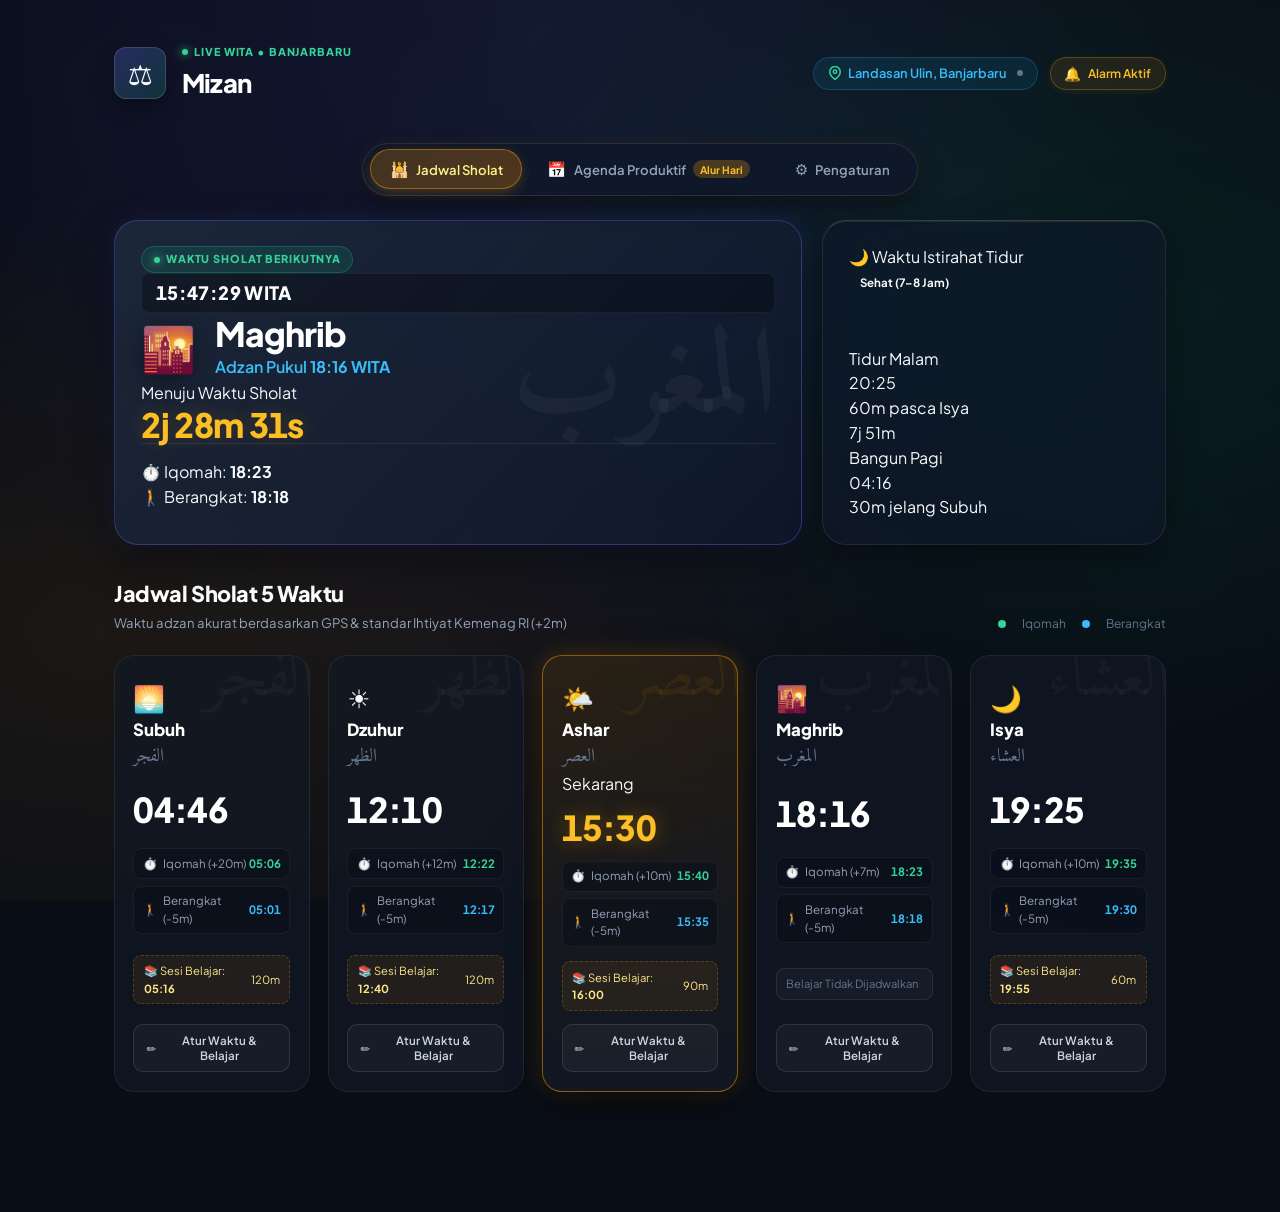
<file: index.html>
<!DOCTYPE html>
<html lang="id">
<head>
  <meta charset="UTF-8">
  <meta name="viewport" content="width=device-width, initial-scale=1.0">
  <meta name="theme-color" content="#090d16">
  <meta name="mobile-web-app-capable" content="yes">
  <meta name="apple-mobile-web-app-capable" content="yes">
  <meta name="apple-mobile-web-app-status-bar-style" content="black-translucent">
  <meta name="google-site-verification" content="w9xqyovSVPLx1A_wIBC_sehNQLTY-S4Oq3s-Hu7e3mQ">
  <title>Mizan — Keseimbangan Waktu Sholat, Belajar & Istirahat</title>
  <meta name="description" content="Mizan: Asisten manajemen waktu harian muslim untuk menjaga keseimbangan antara ibadah sholat 5 waktu akurat (GPS & Standar Kemenag RI), estimasi iqomah masjid, jadwal belajar produktif, serta istirahat tidur berkualitas.">
  <meta name="keywords" content="Mizan, jadwal sholat, waktu sholat akurat, gps jadwal sholat, kemenag ihtiyat, estimasi iqomah, waktu belajar muslim, jadwal harian muslim, banjarbaru">
  <meta name="author" content="Mizan App">
  <link rel="canonical" href="https://mizan-muslim.vercel.app">

  <!-- OpenGraph Metadata (Untuk Tampilan saat Link Dibagikan di WhatsApp, Telegram, FB) -->
  <meta property="og:type" content="website">
  <meta property="og:site_name" content="Mizan">
  <meta property="og:title" content="Mizan — Keseimbangan Waktu Sholat, Belajar & Istirahat">
  <meta property="og:description" content="Jadwal sholat 5 waktu akurat dengan GPS otomatis & standar Ihtiyat Kemenag, estimasi iqomah, serta manajemen waktu belajar dan istirahat tidur seimbang.">
  <meta property="og:url" content="https://mizan-muslim.vercel.app">
  <meta property="og:locale" content="id_ID">

  <!-- Twitter Card Metadata -->
  <meta name="twitter:card" content="summary">
  <meta name="twitter:title" content="Mizan — Keseimbangan Waktu Sholat, Belajar & Istirahat">
  <meta name="twitter:description" content="Jadwal sholat akurat dengan GPS otomatis, estimasi iqomah masjid, dan manajemen produktivitas harian.">

  <!-- Favicon (Emoji Timbangan Keseimbangan Mizan) -->
  <link rel="icon" href="data:image/svg+xml,<svg xmlns=%22http://www.w3.org/2000/svg%22 viewBox=%220 0 100 100%22><text y=%22.9em%22 font-size=%2290%22>⚖️</text></svg>">

  <!-- Google Structured Data (JSON-LD) agar Googlebot mengenali Mizan sebagai Web Application -->
  <script type="application/ld+json">
  {
    "@context": "https://schema.org",
    "@type": "WebApplication",
    "name": "Mizan",
    "alternateName": "Mizan App",
    "url": "https://mizan-muslim.vercel.app",
    "description": "Asisten jadwal sholat akurat dengan deteksi GPS otomatis, penyesuaian Ihtiyat Kemenag RI, estimasi waktu iqomah, serta manajemen waktu belajar dan istirahat tidur harian.",
    "applicationCategory": "LifestyleApplication",
    "operatingSystem": "All",
    "inLanguage": "id"
  }
  </script>

    <!-- Preconnect to Font Origins -->
  <link rel="preconnect" href="https://fonts.googleapis.com">
  <link rel="preconnect" href="https://fonts.gstatic.com" crossorigin>

  <!-- Non-render-blocking Web Fonts with streamlined weights and display=swap -->
  <link rel="preload" as="style" href="https://fonts.googleapis.com/css2?family=Plus+Jakarta+Sans:wght@400;500;600;700&family=Amiri:wght@400;700&display=swap">
  <link rel="stylesheet" href="https://fonts.googleapis.com/css2?family=Plus+Jakarta+Sans:wght@400;500;600;700&family=Amiri:wght@400;700&display=swap" media="print" onload="this.media='all'">
  <noscript>
    <link rel="stylesheet" href="https://fonts.googleapis.com/css2?family=Plus+Jakarta+Sans:wght@400;500;600;700&family=Amiri:wght@400;700&display=swap">
  </noscript>

  <!-- Preload & Link Local Stylesheet -->
  <link rel="preload" href="style.css" as="style">
  <link rel="stylesheet" href="style.css">
</head>
<body class="theme-dribbble">
  <!-- Subtle ambient background gradients -->
  <div class="ambient-glow ambient-glow--1"></div>
  <div class="ambient-glow ambient-glow--2"></div>
  <div class="ambient-glow ambient-glow--3"></div>

  <div class="container">
    <!-- ===== TOP APP BAR ===== -->
    <header class="app-bar">
      <div class="app-bar__brand">
        <div class="brand-avatar">
          <span>⚖️</span>
        </div>
        <div>
          <div class="brand-badge"><span class="pulse-dot"></span> <span id="brandTzBadge">LIVE WITA • BANJARBARU</span></div>
          <h1 class="brand-title">Mizan</h1>
        </div>
      </div>

      <div class="app-bar__actions">
        <!-- Interactive Location Pill with GPS detection -->
        <button class="location-pill location-pill--interactive" id="topLocationBtn" type="button" title="Klik untuk mendeteksi GPS lokasi Anda saat ini">
          <svg width="14" height="14" viewBox="0 0 24 24" fill="none" stroke="currentColor" stroke-width="2.5" stroke-linecap="round" stroke-linejoin="round"><path d="M21 10c0 7-9 13-9 13s-9-6-9-13a9 9 0 0 1 18 0z"/><circle cx="12" cy="10" r="3"/></svg>
          <span id="topLocationText">Landasan Ulin, Banjarbaru</span>
          <span class="gps-dot-indicator" id="topGpsIndicator" title="GPS Default"></span>
        </button>

        <!-- Alarm Status Pill -->
        <button class="alarm-pill" id="topAlarmBtn" type="button" title="Pengaturan Alarm & Notifikasi Sholat">
          <span class="alarm-bell-icon" id="topAlarmIcon">🔔</span>
          <span id="topAlarmText">Alarm Aktif</span>
        </button>
      </div>
    </header>
    <!-- ===== MODERN SEGMENTED TABS NAV ===== -->
    <div class="tabs-nav-container">
      <nav class="mizan-tabs-nav" role="tablist" aria-label="Navigasi Utama Mizan">
        <button type="button" class="tab-nav-btn is-active" data-view="prayers" role="tab" aria-selected="true" id="tabBtnPrayers" onclick="switchView('prayers')">
          <span class="tab-nav-icon">🕌</span>
          <span class="tab-nav-label">Jadwal Sholat</span>
        </button>
        <button type="button" class="tab-nav-btn" data-view="productivity" role="tab" aria-selected="false" id="tabBtnProductivity" onclick="switchView('productivity')">
          <span class="tab-nav-icon">📅</span>
          <span class="tab-nav-label">Agenda Produktif</span>
          <span class="tab-nav-badge" id="tabProductivityBadge">Alur Hari</span>
        </button>
        <button type="button" class="tab-nav-btn" data-view="settings" role="tab" aria-selected="false" id="tabBtnSettings" onclick="switchView('settings')">
          <span class="tab-nav-icon">⚙️</span>
          <span class="tab-nav-label">Pengaturan</span>
        </button>
      </nav>
    </div>


    <!-- ===== TAB 1: JADWAL SHOLAT (ZEN & MINIMALIST) ===== -->
    <div class="view-pane is-active" id="panePrayers">
      <!-- 1. HERO SHOLAT UTAMA & WAKTU -->
      <div class="bento-grid bento-grid--prayers-view">
        <div class="bento-card bento-card--hero" id="bentoHeroCard">
          <div class="bento-hero__arabic" id="heroArabicCalligraphy">الظهر</div>
          <div class="bento-hero__top">
            <span class="bento-tag bento-tag--live"><span class="pulse-dot"></span> WAKTU SHOLAT BERIKUTNYA</span>
            <div class="bento-hero__clock" id="clockTime">--:--:-- WITA</div>
          </div>
          
          <div class="bento-hero__main">
            <div class="bento-hero__prayer-info">
              <span class="bento-hero__icon" id="heroIcon">☀️</span>
              <div>
                <h2 class="bento-hero__name" id="heroPrayerName">Memuat...</h2>
                <div class="bento-hero__adzan">Adzan Pukul <strong id="heroAdzanTime">--:--</strong></div>
              </div>
            </div>
            
            <div class="bento-hero__countdown-wrap">
              <div class="bento-hero__countdown-label">Menuju Waktu Sholat</div>
              <div class="bento-hero__countdown" id="heroCountdownTimer">--j --m --d</div>
            </div>
          </div>

          <div class="bento-hero__footer">
            <div class="bento-hero__timeline-chips">
              <div class="hero-chip">
                <span class="hero-chip__icon">⏱️</span>
                <span>Iqomah: <strong id="heroIqomahTime">--:--</strong></span>
              </div>
              <div class="hero-chip">
                <span class="hero-chip__icon">🚶</span>
                <span>Berangkat: <strong id="heroDepartTime">--:--</strong></span>
              </div>
            </div>
            <div class="bento-hero__progress">
              <div class="bento-hero__progress-bar" id="heroProgressBar" style="width: 45%;"></div>
            </div>
          </div>
        </div>

        <!-- 2. BENTO SLEEP QUALITY SUMMARY -->
        <div class="bento-card bento-card--sleep" id="bentoSleepCard">
          <div class="bento-card__header">
            <div class="bento-card__title-wrap">
              <span class="bento-card__icon">🌙</span>
              <span class="bento-card__title">Waktu Istirahat Tidur</span>
            </div>
            <span class="badge-mini-tag badge-mini-tag--green" id="sleepQualityBadge">Ideal</span>
          </div>

          <div class="bento-sleep__times">
            <div class="sleep-time-col">
              <div class="sleep-time-col__label">Tidur Malam</div>
              <div class="sleep-time-col__val" id="sleepTimeDisplay">--:--</div>
              <div class="sleep-time-col__hint" id="sleepTimeHint">Pasca Isya</div>
            </div>
            <div class="sleep-time-divider">
              <span id="sleepDurationDisplay">--j --m</span>
            </div>
            <div class="sleep-time-col">
              <div class="sleep-time-col__label">Bangun Pagi</div>
              <div class="sleep-time-col__val" id="wakeTimeDisplay">--:--</div>
              <div class="sleep-time-col__hint" id="wakeTimeHint">Jelang Subuh</div>
            </div>
          </div>
        </div>
      </div>

      <!-- 3. KARTU JADWAL SHOLAT 5 WAKTU (BERSIH & ELEGAN) -->
      <section class="section section--prayer-cards">
        <div class="section__header">
          <div>
            <h2 class="section__title">Jadwal Sholat 5 Waktu</h2>
            <p class="section__subtitle" id="sectionPrayerSubtitle">Waktu adzan akurat berdasarkan GPS & standar Ihtiyat Kemenag RI (+2m)</p>
          </div>
          <div class="section__legend">
            <span class="legend-dot legend-dot--green"></span> <span>Iqomah</span>
            <span class="legend-dot legend-dot--cyan"></span> <span>Berangkat</span>
          </div>
        </div>

        <div class="prayer-grid" id="prayerGrid">
          <div class="loading-state" id="loadingState">
            <div class="spinner"></div>
            <p>Memuat jadwal sholat...</p>
          </div>
        </div>
      </section>
    </div>

    <!-- ===== TAB 2: AGENDA & PRODUKTIVITAS (KHUSUS BELAJAR & TIMELINE) ===== -->
    <div class="view-pane is-hidden" id="paneProductivity">
      <!-- CALENDAR HEADER & METRICS -->
      <div class="productivity-top-bar">
        <div class="calendar-pill" id="calendarSourceTag">
          <svg width="14" height="14" viewBox="0 0 24 24" fill="none" stroke="currentColor" stroke-width="2.5"><rect x="3" y="4" width="18" height="18" rx="2" ry="2"/><line x1="16" y1="2" x2="16" y2="6"/><line x1="8" y1="2" x2="8" y2="6"/><line x1="3" y1="10" x2="21" y2="10"/></svg>
          <span id="headerDates">Kalender Harian</span>
        </div>
      </div>

      <div class="productivity-stats-grid">
        <div class="stat-mini-card">
          <span class="stat-mini-icon">📚</span>
          <div>
            <div class="stat-mini-val" id="summaryStudyHours">0j 00m</div>
            <div class="stat-mini-label">Total Belajar Terjadwal</div>
          </div>
        </div>
        <div class="stat-mini-card">
          <span class="stat-mini-icon">🎯</span>
          <div>
            <div class="stat-mini-val" id="summaryStudySessions">0 Sesi</div>
            <div class="stat-mini-label">Sesi Belajar Aktif</div>
          </div>
        </div>
        <div class="stat-mini-card">
          <span class="stat-mini-icon">⚖️</span>
          <div>
            <div class="stat-mini-val" id="summaryBalanceStatus">Seimbang</div>
            <div class="stat-mini-label">Keseimbangan Ibadah & Kuliah</div>
          </div>
        </div>
      </div>

      <!-- TIMELINE AGENDA 24 JAM -->
      <section class="section" id="scheduleSection">
        <div class="section__header">
          <div>
            <h2 class="section__title">Alur & Agenda Harian</h2>
            <p class="section__subtitle">Alur waktu terpadu antara ibadah sholat, waktu belajar produktif, dan istirahat tidur</p>
          </div>
          <div class="filter-pills" id="scheduleFilter">
            <button class="filter-pill is-active" data-filter="all" type="button">Semua</button>
            <button class="filter-pill" data-filter="prayer" type="button">🕌 Sholat</button>
            <button class="filter-pill" data-filter="study" type="button">📚 Belajar</button>
            <button class="filter-pill" data-filter="sleep" type="button">🌙 Istirahat</button>
          </div>
        </div>

        <div class="timeline" id="timeline"></div>
      </section>
    </div>

    <!-- ===== TAB 3: PENGATURAN CERDAS (TERSTRUKTUR & RAPI) ===== -->
    <div class="view-pane is-hidden" id="paneSettings">
      <div class="settings-page-header">
        <h2>⚙️ Pengaturan Cerdas Mizan</h2>
        <p>Atur titik koordinat GPS, standar akurasi hisab Kemenag RI, alarm audio adzan, serta durasi istirahat tidur.</p>
      </div>

      <!-- SECTION 1: LOKASI & IHTIYAT -->
      <div class="settings-group-card">
        <div class="settings-group-title">
          <span>📍 Lokasi GPS & Akurasi Hisab Sholat</span>
        </div>
        <div class="config-grid config-grid--location">
          <!-- GPS Card -->
          <div class="config-box config-box--location">
            <div class="smart-box__header">
              <span class="smart-box__title">📡 Titik Koordinat & Lokasi</span>
              <span class="badge-mini-tag badge-mini-tag--green" id="gpsBadge">Default Banjarbaru</span>
            </div>
            <div class="location-status-row">
              <div class="location-current-name" id="drawerLocationName">Landasan Ulin, Banjarbaru</div>
              <div class="location-coords" id="drawerLocationCoords">Lat: -3.4414 • Lon: 114.8430 (WITA)</div>
            </div>
            <div class="gps-btn-group">
              <button type="button" class="btn-gps" id="btnDetectGps">
                <svg width="15" height="15" viewBox="0 0 24 24" fill="none" stroke="currentColor" stroke-width="2.5"><path d="M12 2v20M2 12h20"/><circle cx="12" cy="12" r="7"/></svg>
                <span id="btnDetectGpsText">Gunakan Lokasi GPS Saya</span>
              </button>
              <button type="button" class="btn-gps-reset" id="btnResetLocation" title="Kembalikan ke Banjarbaru">
                🔄 Reset
              </button>
            </div>
            <div class="gps-feedback is-hidden" id="gpsFeedback"></div>
            <div class="privacy-note">
              <span class="privacy-note__icon">🔒</span>
              <span><strong>Privasi Terjamin:</strong> Koordinat diproses 100% lokal di browser Anda. Tidak ada data lokasi yang dikirim atau disimpan di server luar.</span>
            </div>
          </div>

          <!-- Ihtiyat Kemenag Card -->
          <div class="config-box config-box--ihtiyat">
            <div class="smart-box__header">
              <span class="smart-box__title">🛡️ Pengaman Ihtiyat Kemenag RI</span>
              <label class="switch-toggle" title="Aktifkan/Nonaktifkan Ihtiyat +2 Menit">
                <input type="checkbox" id="toggleIhtiyat" checked>
                <span class="slider"></span>
              </label>
            </div>
            <div class="reciprocal-label" id="ihtiyatReciprocalLabel">
              ✅ +2 Menit Standar Masjid Kemenag RI
            </div>
            <p class="ihtiyat-desc">
              Kemenag RI menambahkan +2 menit pengaman hisab agar waktu adzan di website <strong>100% cocok dengan jam dinding masjid</strong> setempat.
            </p>
          </div>
        </div>
      </div>

      <!-- SECTION 2: AUDIO ADZAN & ALARM NOTIFIKASI -->
      <div class="settings-group-card" id="drawerAlarmSection">
        <div class="settings-group-title">
          <span>🔔 Audio Adzan & Alarm Notifikasi Layar</span>
        </div>
        <div class="config-grid config-grid--alarm">
          <!-- Master Audio Card -->
          <div class="config-box config-box--alarm-audio">
            <div class="smart-box__header">
              <span class="smart-box__title">🔊 Suara Pengingat & Notifikasi</span>
              <label class="switch-toggle" title="Aktifkan/Nonaktifkan Pengingat Suara">
                <input type="checkbox" id="toggleAlarmMaster" checked>
                <span class="slider"></span>
              </label>
            </div>

            <div class="alarm-controls-grid">
              <div class="alarm-control-item">
                <label for="alarmSoundSelect" class="alarm-label">Pilihan Nada:</label>
                <select id="alarmSoundSelect" class="alarm-select">
                  <option value="adhan_melody">🕌 Harmoni Melodi Adzan (Maqam Hijaz)</option>
                  <option value="soft_chime">✨ Genta / Chime Islami Lembut</option>
                  <option value="beep_alert">⏰ Beep Nada Modern</option>
                </select>
              </div>

              <div class="alarm-control-item">
                <div class="alarm-vol-header">
                  <label for="alarmVolumeSlider" class="alarm-label">Volume:</label>
                  <span class="volume-val" id="alarmVolumeValue">80%</span>
                </div>
                <div class="alarm-volume-slider-wrap">
                  <span class="vol-icon">🔉</span>
                  <input type="range" id="alarmVolumeSlider" min="0" max="100" value="80" class="alarm-slider">
                  <span class="vol-icon">🔊</span>
                </div>
              </div>
            </div>

            <div class="alarm-actions-row">
              <button type="button" class="btn-test-sound" id="btnTestSound">
                <span id="btnTestSoundIcon">▶</span>
                <span id="btnTestSoundText">Uji Coba Suara</span>
              </button>
              <button type="button" class="btn-permission-notif" id="btnRequestNotifPermission">
                <span id="notifBtnIcon">🔔</span>
                <span id="notifBtnText">Aktifkan Notifikasi Layar</span>
              </button>
            </div>
            <div class="notif-status-badge" id="notifStatusBadge">
              Notifikasi browser berdering saat tab berada di latar belakang
            </div>
          </div>

          <!-- Per-Prayer Selection Card -->
          <div class="config-box config-box--alarm-prayers">
            <div class="smart-box__header">
              <span class="smart-box__title">⏱️ Waktu Sholat yang Diingatkan</span>
            </div>

            <div class="early-reminder-toggle-wrap">
              <label class="early-reminder-label">
                <input type="checkbox" id="toggleEarlyReminder" checked>
                <span>Ingatkan <strong>10 menit sebelum</strong> waktu adzan tiba (Bersiap-siap)</span>
              </label>
            </div>

            <div class="alarm-chips-legend">Pilih sholat aktif:</div>
            <div class="prayer-alarm-chips" id="prayerAlarmChips">
              <label class="alarm-chip is-active" data-prayer="fajr">
                <input type="checkbox" id="alarmPrayer_fajr" checked>
                <span class="chip-dot"></span>
                <span class="chip-name">Subuh</span>
              </label>
              <label class="alarm-chip is-active" data-prayer="dhuhr">
                <input type="checkbox" id="alarmPrayer_dhuhr" checked>
                <span class="chip-dot"></span>
                <span class="chip-name">Dzuhur</span>
              </label>
              <label class="alarm-chip is-active" data-prayer="asr">
                <input type="checkbox" id="alarmPrayer_asr" checked>
                <span class="chip-dot"></span>
                <span class="chip-name">Ashar</span>
              </label>
              <label class="alarm-chip is-active" data-prayer="maghrib">
                <input type="checkbox" id="alarmPrayer_maghrib" checked>
                <span class="chip-dot"></span>
                <span class="chip-name">Maghrib</span>
              </label>
              <label class="alarm-chip is-active" data-prayer="isha">
                <input type="checkbox" id="alarmPrayer_isha" checked>
                <span class="chip-dot"></span>
                <span class="chip-name">Isya</span>
              </label>
            </div>

            <div class="alarm-hint-box">
              <span>💡</span>
              <span>Alarm layar & suara akan muncul otomatis begitu jam perangkat mencapai jadwal sholat yang aktif.</span>
            </div>
          </div>
        </div>
      </div>

      <!-- SECTION 3: WAKTU ISTIRAHAT & PERJALANAN MASJID -->
      <div class="settings-group-card">
        <div class="settings-group-title">
          <span>⏰ Jam Istirahat & Berangkat ke Masjid</span>
        </div>
        <div class="config-grid">
          <!-- Mulai Tidur Pasca Isya -->
          <div class="config-box config-box--smart" id="smartSleepInputBox">
            <div class="smart-box__header">
              <span class="smart-box__title">🌙 Mulai Tidur Malam</span>
              <div class="smart-toggle-pill">
                <button type="button" class="btn-mode is-active" data-smart="sleep" data-mode="minute">Menit</button>
                <button type="button" class="btn-mode" data-smart="sleep" data-mode="time">Jam</button>
              </div>
            </div>

            <div class="reciprocal-label" id="sleepReciprocalLabel">
              ⏰ Jam 20:22 WITA
            </div>

            <div class="smart-input-container">
              <div class="input-unit-wrap input-unit-wrap--minute" id="sleepInputMinuteWrap">
                <input type="number" id="sleepAfterIshaInput" min="0" max="360" value="60">
                <span>menit pasca Isya</span>
              </div>
              <div class="input-unit-wrap input-unit-wrap--time is-hidden" id="sleepInputTimeWrap">
                <input type="time" id="sleepTargetTimeInput" value="20:22">
                <span>target jam tidur</span>
              </div>
            </div>
          </div>

          <!-- Bangun Sebelum Subuh -->
          <div class="config-box config-box--smart" id="smartWakeInputBox">
            <div class="smart-box__header">
              <span class="smart-box__title">⏰ Bangun Pagi / Subuh</span>
              <div class="smart-toggle-pill">
                <button type="button" class="btn-mode is-active" data-smart="wake" data-mode="minute">Menit</button>
                <button type="button" class="btn-mode" data-smart="wake" data-mode="time">Jam</button>
              </div>
            </div>

            <div class="reciprocal-label" id="wakeReciprocalLabel">
              ⏰ Jam 04:13 WITA
            </div>

            <div class="smart-input-container">
              <div class="input-unit-wrap input-unit-wrap--minute" id="wakeInputMinuteWrap">
                <input type="number" id="wakeBeforeFajrInput" min="0" max="240" value="30">
                <span>menit jelang Subuh</span>
              </div>
              <div class="input-unit-wrap input-unit-wrap--time is-hidden" id="wakeInputTimeWrap">
                <input type="time" id="wakeTargetTimeInput" value="04:13">
                <span>target jam bangun</span>
              </div>
            </div>
          </div>

          <!-- Waktu Jalan ke Masjid -->
          <div class="config-box">
            <div class="smart-box__header">
              <span class="smart-box__title">🚶 Waktu Jalan ke Masjid</span>
            </div>
            <div class="reciprocal-label">
              Digunakan untuk estimasi batas berangkat
            </div>
            <div class="input-unit-wrap">
              <input type="number" id="globalTravelInput" min="1" max="60" value="5">
              <span>menit perjalanan</span>
            </div>
          </div>
        </div>
      </div>
    </div>
<!-- ===== FULLSCREEN GLASSMORPHISM ALARM MODAL ===== -->
  <div class="alarm-modal-backdrop is-hidden" id="alarmModal" role="dialog" aria-modal="true">
    <div class="alarm-modal-dialog">
      <div class="alarm-modal-glow"></div>
      
      <div class="alarm-modal-icon-wrap">
        <div class="alarm-pulse-rings">
          <span class="ring ring-1"></span>
          <span class="ring ring-2"></span>
        </div>
        <span class="alarm-modal-icon" id="alarmModalIcon">🕌</span>
      </div>

      <div class="alarm-modal-header">
        <span class="alarm-badge-tag" id="alarmModalBadge">WAKTU SHOLAT TELAH TIBA</span>
        <h2 class="alarm-modal-title" id="alarmModalTitle">Waktu Sholat Maghrib</h2>
        <div class="alarm-modal-time" id="alarmModalTime">18:24 <span class="alarm-modal-tz" id="alarmModalTz">WITA</span></div>
      </div>

      <div class="alarm-modal-countdown-card">
        <div class="iqomah-countdown-label" id="alarmModalCountLabel">Estimasi Iqomah Masjid Dimulai Dalam:</div>
        <div class="iqomah-countdown-value" id="alarmModalIqomahCount">10:00</div>
      </div>

      <div class="alarm-modal-doa">
        <div class="arabic-text">اللَّهُمَّ رَبَّ هَذِهِ الدَّعْوَةِ التَّامَّةِ وَالصَّلَاةِ الْقَائِمَةِ آتِ مُحَمَّدًا الْوَسِيلَةَ وَالْفَضِيلَةَ وَابْعَثْهُ مَقَامًا مَحْمُودًا الَّذِي وَعَدْتَهُ</div>
        <div class="latin-text">"Allahumma rabba hadzihid-da'watit-tammah, wash-shalatil-qa'imah, ati Muhammadanil-wasilata wal-fadhilah, wab'atshu maqamam-mahmudanil-ladzi wa'adtah."</div>
        <div class="trans-text">Ya Allah, Pemilik seruan yang sempurna dan sholat yang ditegakkan ini, berikanlah kepada Nabi Muhammad washilah dan keutamaan.</div>
      </div>

      <div class="alarm-modal-actions">
        <button type="button" class="btn-alarm-dismiss" id="btnDismissAlarm">
          <span class="dismiss-icon">🔕</span>
          <span>Hentikan Alarm & Tutup (Esc)</span>
        </button>
      </div>
    </div>
  </div>

  <!-- ===== QUICK PRAYER EDIT MODAL ===== -->
  <div class="prayer-edit-modal-backdrop is-hidden" id="prayerEditModal" role="dialog" aria-modal="true">
    <div class="prayer-edit-dialog">
      <div class="prayer-edit-header">
        <div class="prayer-edit-title-group">
          <span class="prayer-edit-icon" id="editModalIcon">🕌</span>
          <div>
            <h3 class="prayer-edit-title" id="editModalTitle">Atur Sholat Subuh</h3>
            <div class="prayer-edit-subtitle" id="editModalSubtitle">Adzan Pukul 04:44 WITA</div>
          </div>
        </div>
        <button type="button" class="btn-close-edit" id="btnCloseEditModal" aria-label="Tutup">✕</button>
      </div>

      <div class="prayer-edit-body">
        <!-- 1. Iqomah Setting -->
        <div class="edit-field-group">
          <label class="edit-label">⏱️ Waktu Tunggu Iqomah Masjid:</label>
          <div class="edit-input-row">
            <input type="number" id="editPrayerIqomah" min="1" max="60" value="15">
            <span>menit setelah adzan</span>
          </div>
        </div>

        <!-- 2. Study Toggle & Settings -->
        <div class="edit-field-group">
          <div class="edit-study-header">
            <label class="edit-label">📚 Sesi Belajar / Tugas Kuliah:</label>
            <label class="switch-toggle">
              <input type="checkbox" id="editPrayerStudyToggle" checked>
              <span class="slider"></span>
            </label>
          </div>

          <div class="edit-study-container" id="editStudyContainer">
            <div class="edit-mode-selector">
              <span class="edit-sublabel">Atur waktu mulai belajar:</span>
              <div class="smart-toggle-pill">
                <button type="button" class="btn-mode is-active" id="editBtnModeMinute">Menit</button>
                <button type="button" class="btn-mode" id="editBtnModeTime">Jam</button>
              </div>
            </div>

            <div class="edit-input-row" id="editStudyMinuteRow">
              <input type="number" id="editPrayerStudyOffset" min="0" max="300" value="30">
              <span>menit setelah sholat</span>
            </div>

            <div class="edit-input-row is-hidden" id="editStudyTimeRow">
              <input type="time" id="editPrayerStudyTargetTime" value="05:14">
              <span>target jam mulai</span>
            </div>

            <div class="edit-field-group" style="margin-top: 0.75rem;">
              <label class="edit-label">⏳ Durasi Belajar:</label>
              <div class="edit-input-row">
                <input type="number" id="editPrayerStudyDuration" min="15" max="480" step="15" value="120">
                <span>menit (2 jam)</span>
              </div>
            </div>
          </div>
        </div>
      </div>

      <div class="prayer-edit-footer">
        <button type="button" class="btn-save-edit" id="btnSaveEditModal">
          ✅ Simpan Pengaturan
        </button>
      </div>
    </div>
  </div>

  <script src="app.js" defer></script>
</body>
</html>
</file>
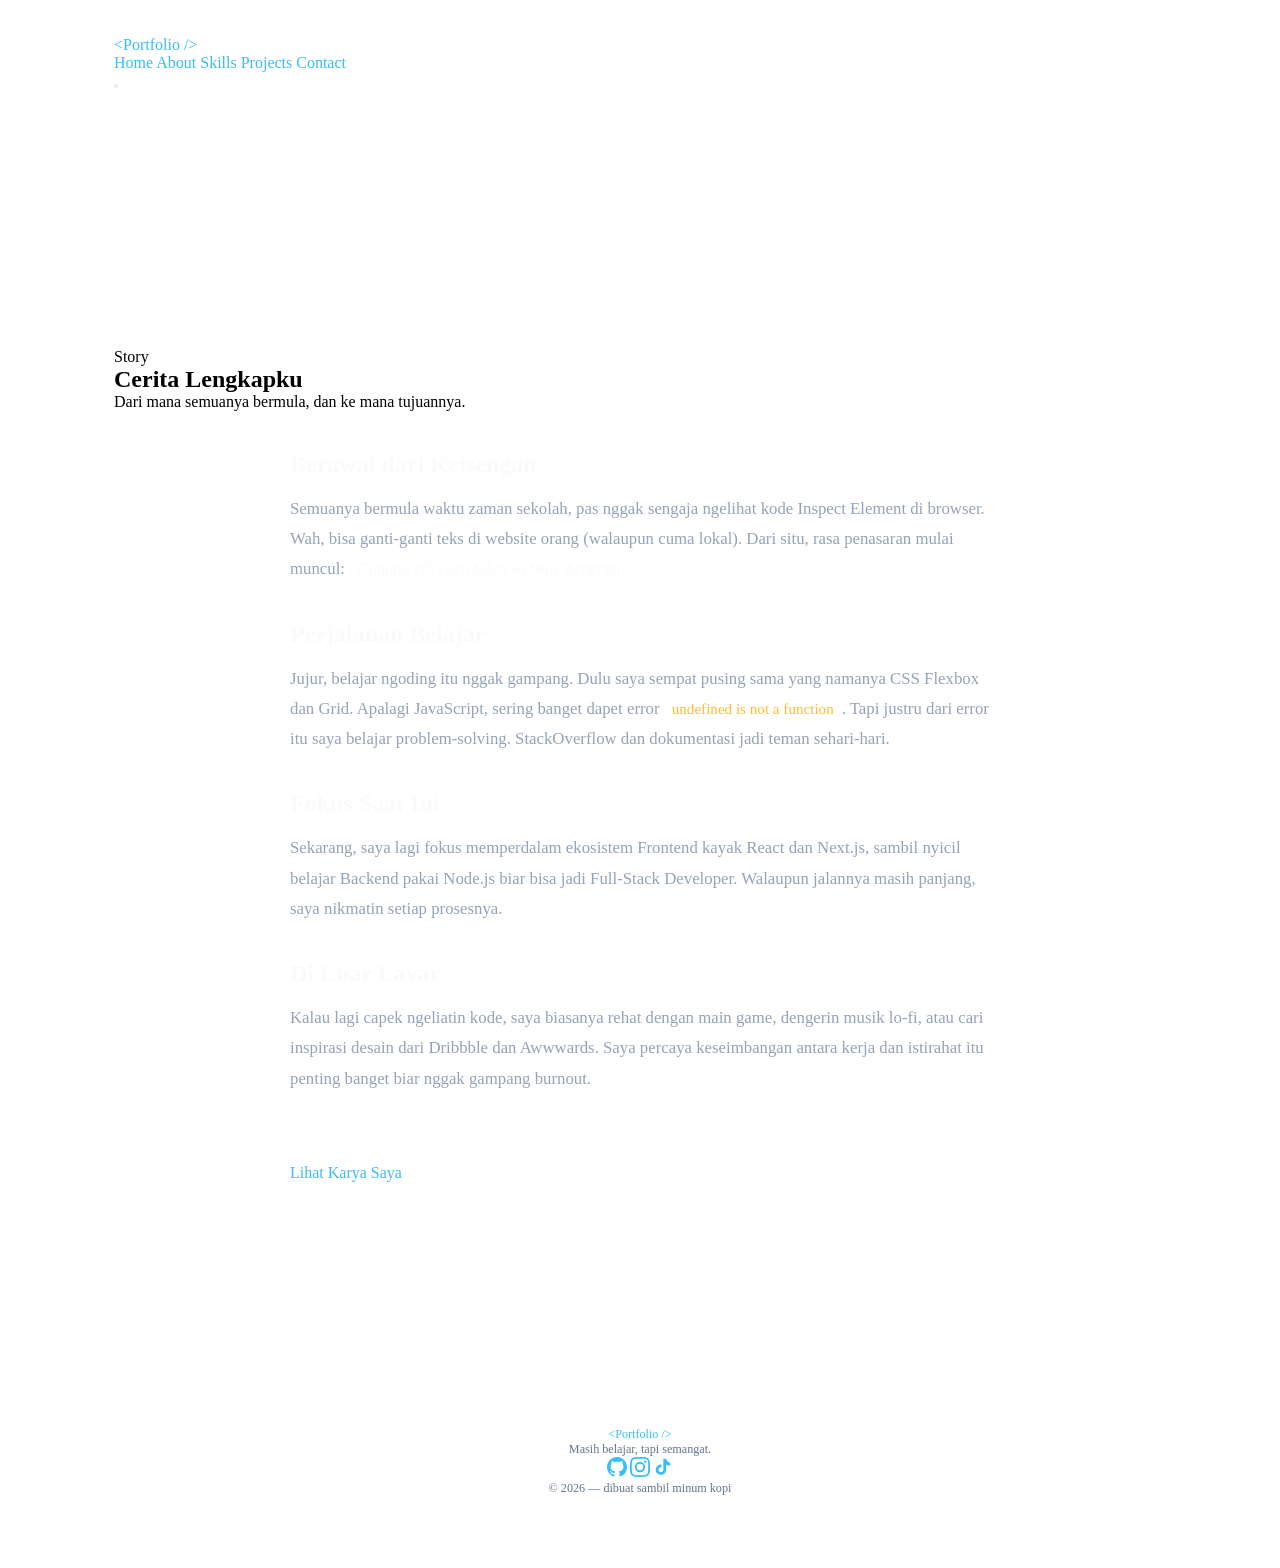
<file: about.html>
<!DOCTYPE html>
<html lang="id">
<head>
    <meta charset="UTF-8">
    <meta name="viewport" content="width=device-width, initial-scale=1.0">
    <meta name="description" content="Cerita lengkap tentang perjalanan saya di dunia web development.">
    <title>About Me — Portfolio</title>
    <link rel="stylesheet" href="style.css">
    <link rel="stylesheet" href="about.css">
    <link href="https://fonts.googleapis.com/css2?family=Inter:wght@300;400;500;600;700;800;900&family=JetBrains+Mono:wght@400;500&display=swap" rel="stylesheet">
</head>
<body>

    <!-- NAVBAR -->
    <header class="navbar" id="navbar">
        <div class="container nav-container">
            <a href="indexh.html" class="nav-logo">
                <span class="logo-bracket">&lt;</span>Portfolio<span class="logo-bracket"> /&gt;</span>
            </a>
            <nav class="nav-menu" id="navMenu">
                <a href="indexh.html#home" class="nav-link">Home</a>
                <a href="about.html" class="nav-link active">About</a>
                <a href="indexh.html#skills" class="nav-link">Skills</a>
                <a href="indexh.html#projects" class="nav-link">Projects</a>
                <a href="indexh.html#contact" class="nav-link">Contact</a>
            </nav>
            <button class="nav-toggle" id="navToggle" aria-label="Toggle navigation">
                <span></span>
                <span></span>
                <span></span>
            </button>
        </div>
    </header>

    <!-- ABOUT HERO PAGE -->
    <section class="section about-page">
        <div class="container">
            <div class="section-header animate-on-scroll">
                <span class="section-tag">Story</span>
                <h1 class="section-title">Cerita <span class="text-gradient">Lengkapku</span></h1>
                <p class="section-subtitle">Dari mana semuanya bermula, dan ke mana tujuannya.</p>
            </div>
            
            <div class="about-page-content animate-on-scroll">
                <div class="glass-card article-card">
                    <h2>Berawal dari Keisengan</h2>
                    <p>Semuanya bermula waktu zaman sekolah, pas nggak sengaja ngelihat kode Inspect Element di browser. Wah, bisa ganti-ganti teks di website orang (walaupun cuma lokal). Dari situ, rasa penasaran mulai muncul: <em>"Gimana sih cara bikin website beneran?"</em></p>

                    <h2>Perjalanan Belajar</h2>
                    <p>Jujur, belajar ngoding itu nggak gampang. Dulu saya sempat pusing sama yang namanya CSS Flexbox dan Grid. Apalagi JavaScript, sering banget dapet error <code>undefined is not a function</code>. Tapi justru dari error itu saya belajar problem-solving. StackOverflow dan dokumentasi jadi teman sehari-hari.</p>

                    <h2>Fokus Saat Ini</h2>
                    <p>Sekarang, saya lagi fokus memperdalam ekosistem Frontend kayak React dan Next.js, sambil nyicil belajar Backend pakai Node.js biar bisa jadi Full-Stack Developer. Walaupun jalannya masih panjang, saya nikmatin setiap prosesnya.</p>
                    
                    <h2>Di Luar Layar</h2>
                    <p>Kalau lagi capek ngeliatin kode, saya biasanya rehat dengan main game, dengerin musik lo-fi, atau cari inspirasi desain dari Dribbble dan Awwwards. Saya percaya keseimbangan antara kerja dan istirahat itu penting banget biar nggak gampang burnout.</p>
                    
                    <div class="article-actions">
                        <a href="indexh.html#projects" class="btn btn-primary">Lihat Karya Saya</a>
                    </div>
                </div>
            </div>
        </div>
    </section>

    <!-- FOOTER -->
    <footer class="footer">
        <div class="container footer-content">
            <div class="footer-brand">
                <a href="indexh.html" class="nav-logo">
                    <span class="logo-bracket">&lt;</span>Portfolio<span class="logo-bracket"> /&gt;</span>
                </a>
                <p>Masih belajar, tapi semangat.</p>
            </div>
            <div class="footer-socials">
                <a href="https://github.com/" target="_blank" rel="noopener noreferrer" class="social-link" aria-label="GitHub">
                    <svg viewBox="0 0 24 24" width="20" height="20" fill="currentColor"><path d="M12 0C5.37 0 0 5.37 0 12c0 5.31 3.435 9.795 8.205 11.385.6.105.825-.255.825-.57 0-.285-.015-1.23-.015-2.235-3.015.555-3.795-.735-4.035-1.41-.135-.345-.72-1.41-1.23-1.695-.42-.225-1.02-.78-.015-.795.945-.015 1.62.87 1.845 1.23 1.08 1.815 2.805 1.305 3.495.99.105-.78.42-1.305.765-1.605-2.67-.3-5.46-1.335-5.46-5.925 0-1.305.465-2.385 1.23-3.225-.12-.3-.54-1.53.12-3.18 0 0 1.005-.315 3.3 1.23.96-.27 1.98-.405 3-.405s2.04.135 3 .405c2.295-1.56 3.3-1.23 3.3-1.23.66 1.65.24 2.88.12 3.18.765.84 1.23 1.905 1.23 3.225 0 4.605-2.805 5.625-5.475 5.925.435.375.81 1.095.81 2.22 0 1.605-.015 2.895-.015 3.3 0 .315.225.69.825.57A12.02 12.02 0 0 0 24 12c0-6.63-5.37-12-12-12z"/></svg>
                </a>
                <a href="https://instagram.com/" target="_blank" rel="noopener noreferrer" class="social-link" aria-label="Instagram">
                    <svg viewBox="0 0 24 24" width="20" height="20" fill="currentColor"><path d="M12 2.163c3.204 0 3.584.012 4.85.07 3.252.148 4.771 1.691 4.919 4.919.058 1.265.069 1.645.069 4.849 0 3.205-.012 3.584-.069 4.849-.149 3.225-1.664 4.771-4.919 4.919-1.266.058-1.644.07-4.85.07-3.204 0-3.584-.012-4.849-.07-3.26-.149-4.771-1.699-4.919-4.92-.058-1.265-.07-1.644-.07-4.849 0-3.204.013-3.583.07-4.849.149-3.227 1.664-4.771 4.919-4.919 1.266-.057 1.645-.069 4.849-.069zM12 0C8.741 0 8.333.014 7.053.072 2.695.272.273 2.69.073 7.052.014 8.333 0 8.741 0 12c0 3.259.014 3.668.072 4.948.2 4.358 2.618 6.78 6.98 6.98C8.333 23.986 8.741 24 12 24c3.259 0 3.668-.014 4.948-.072 4.354-.2 6.782-2.618 6.979-6.98.059-1.28.073-1.689.073-4.948 0-3.259-.014-3.667-.072-4.947-.196-4.354-2.617-6.78-6.979-6.98C15.668.014 15.259 0 12 0zm0 5.838a6.162 6.162 0 1 0 0 12.324 6.162 6.162 0 0 0 0-12.324zM12 16a4 4 0 1 1 0-8 4 4 0 0 1 0 8zm6.406-11.845a1.44 1.44 0 1 0 0 2.881 1.44 1.44 0 0 0 0-2.881z"/></svg>
                </a>
                <a href="https://tiktok.com/" target="_blank" rel="noopener noreferrer" class="social-link" aria-label="TikTok">
                    <svg viewBox="0 0 24 24" width="20" height="20" fill="currentColor"><path d="M19.59 6.69a4.83 4.83 0 0 1-3.77-4.25V2h-3.45v13.67a2.89 2.89 0 0 1-2.88 2.5 2.89 2.89 0 0 1-2.89-2.89 2.89 2.89 0 0 1 2.89-2.89c.28 0 .54.04.79.1v-3.5a6.37 6.37 0 0 0-.79-.05A6.34 6.34 0 0 0 3.15 15a6.34 6.34 0 0 0 6.34 6.34 6.34 6.34 0 0 0 6.34-6.34V8.96a8.27 8.27 0 0 0 4.87 1.56V7.08a4.83 4.83 0 0 1-1.11-.39z"/></svg>
                </a>
            </div>
            <div class="footer-bottom">
                <p>&copy; 2026 — dibuat sambil minum kopi</p>
            </div>
        </div>
    </footer>

    <script src="script.js"></script>

</body>
</html>
</file>
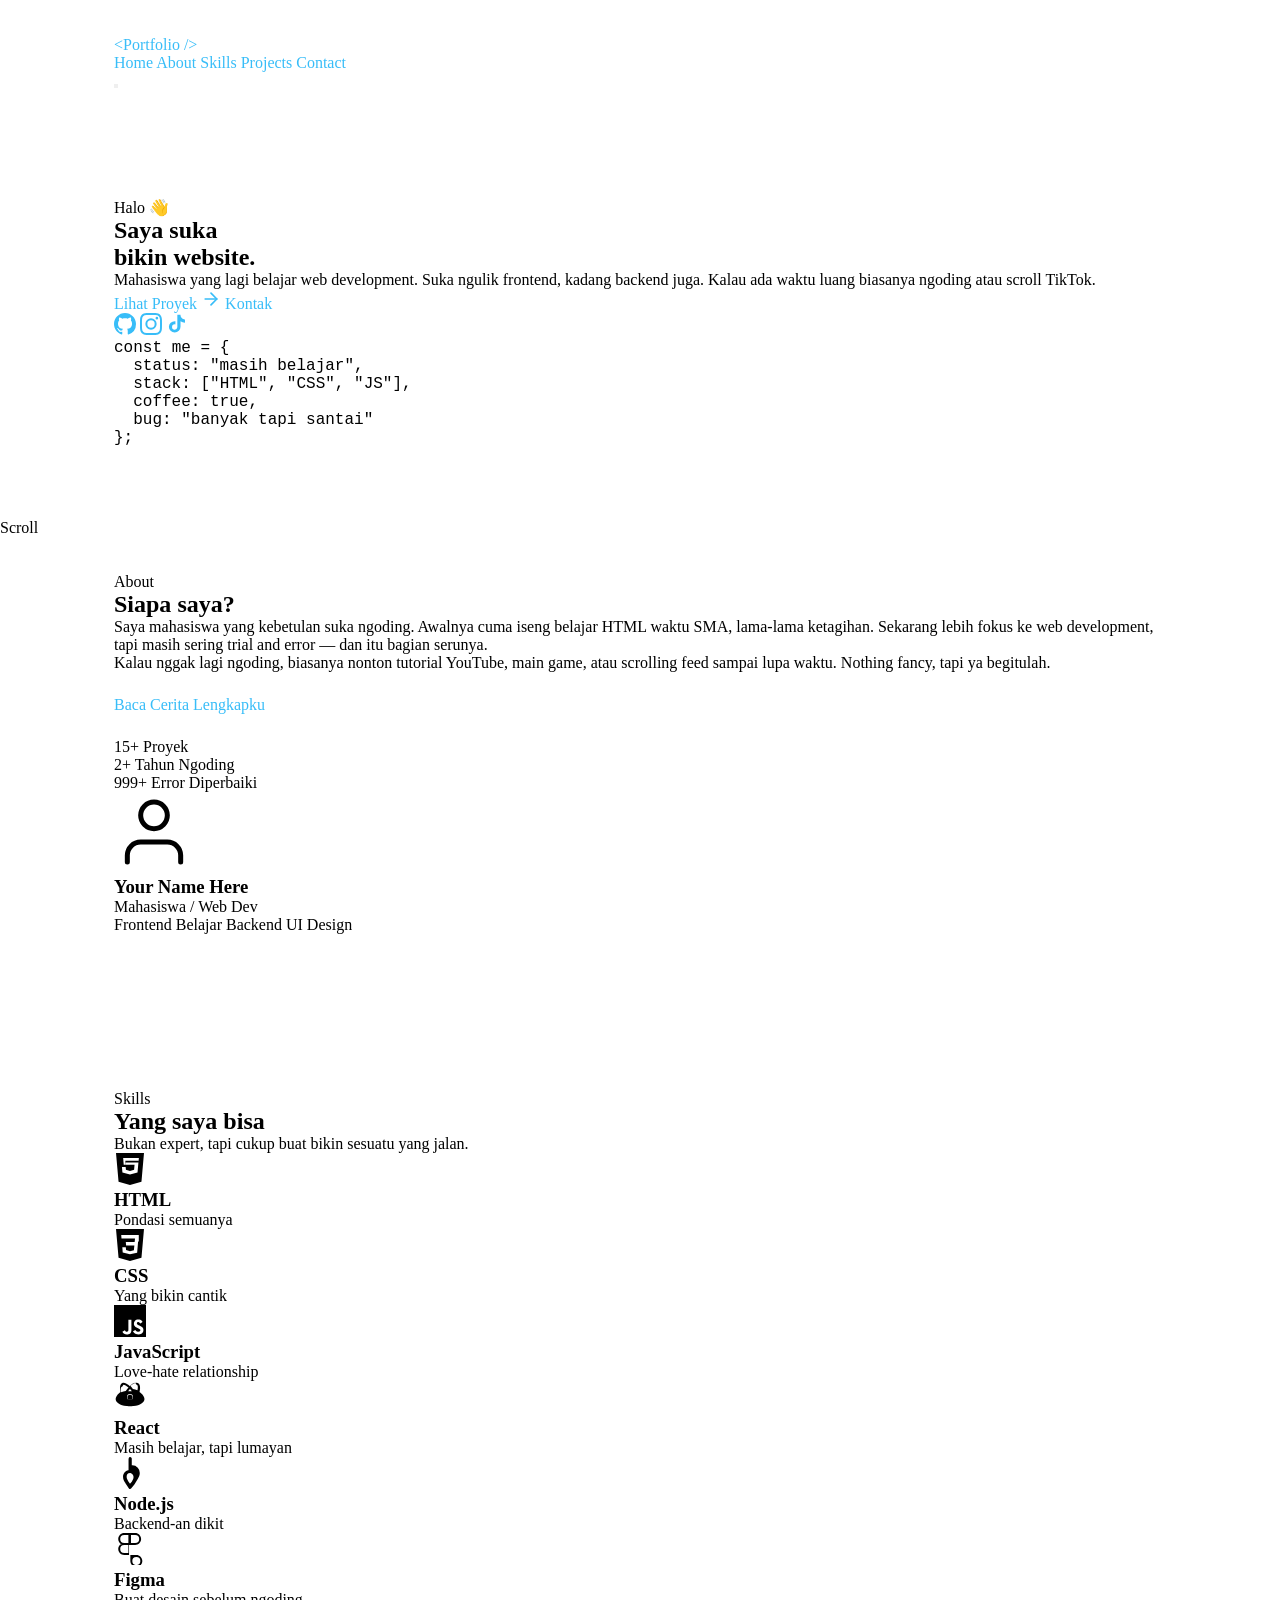
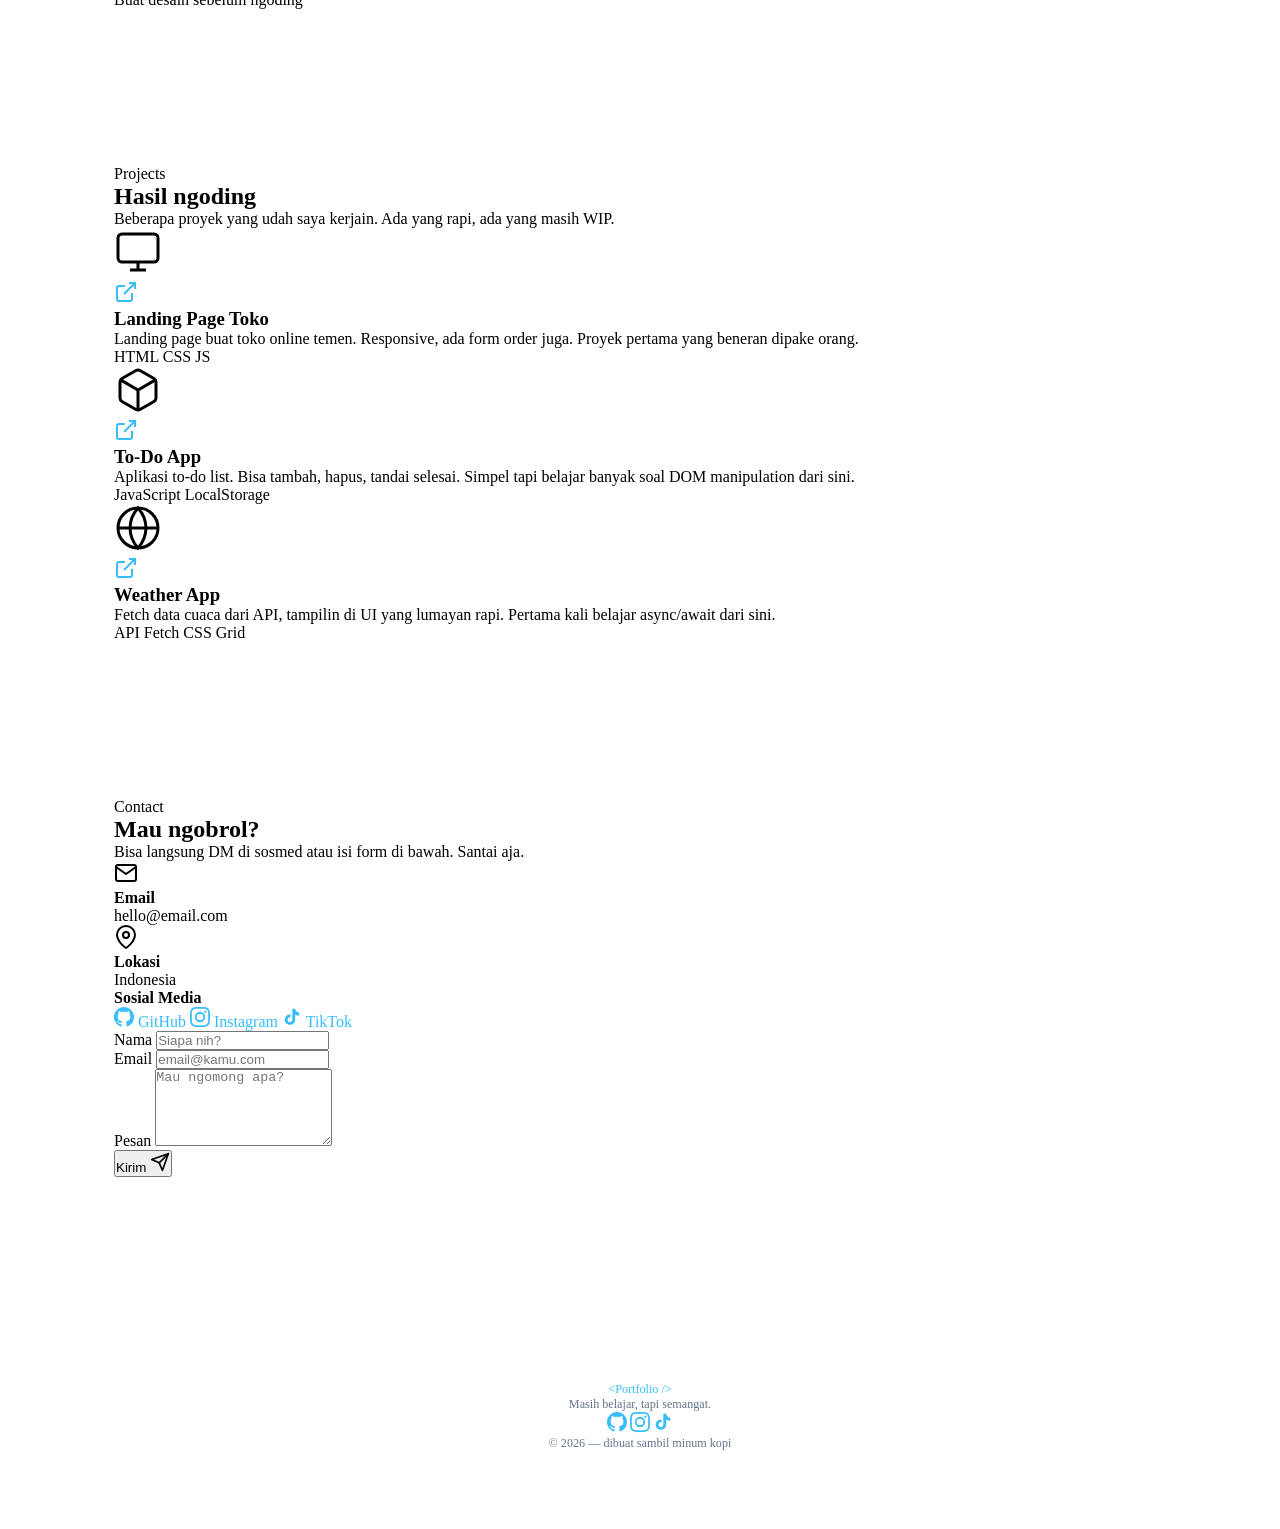
<file: indexh.html>
<!DOCTYPE html>
<html lang="id">
<head>
    <meta charset="UTF-8">
    <meta name="viewport" content="width=device-width, initial-scale=1.0">
    <meta name="description" content="Portfolio — tempat saya naruh hasil kerja dan eksperimen web development.">
    <title>Portfolio</title>
    <link rel="stylesheet" href="style.css">
    <link href="https://fonts.googleapis.com/css2?family=Inter:wght@300;400;500;600;700;800;900&family=JetBrains+Mono:wght@400;500&display=swap" rel="stylesheet">
</head>
<body>

    <header class="navbar" id="navbar">
        <div class="container nav-container">
            <a href="#" class="nav-logo">
                <span class="logo-bracket">&lt;</span>Portfolio<span class="logo-bracket"> /&gt;</span>
            </a>
            <nav class="nav-menu" id="navMenu">
                <a href="#home" class="nav-link active">Home</a>
                <a href="#about" class="nav-link">About</a>
                <a href="#skills" class="nav-link">Skills</a>
                <a href="#projects" class="nav-link">Projects</a>
                <a href="#contact" class="nav-link">Contact</a>
            </nav>
            <button class="nav-toggle" id="navToggle" aria-label="Toggle navigation">
                <span></span>
                <span></span>
                <span></span>
            </button>
        </div>
    </header>

    <!-- HERO -->
    <section class="hero" id="home">
        <div class="hero-bg-grid"></div>
        <div class="hero-glow hero-glow-1"></div>
        <div class="hero-glow hero-glow-2"></div>
        <div class="container hero-content">
            <div class="hero-text">
                <p class="hero-greeting animate-on-scroll">Halo 👋</p>
                <h1 class="hero-name animate-on-scroll">
                    Saya suka<br><span class="text-gradient">bikin website.</span>
                </h1>
                <p class="hero-description animate-on-scroll">
                    Mahasiswa yang lagi belajar web development. Suka ngulik frontend, kadang backend juga. Kalau ada waktu luang biasanya ngoding atau scroll TikTok.
                </p>
                <div class="hero-actions animate-on-scroll">
                    <a href="#projects" class="btn btn-primary">
                        <span>Lihat Proyek</span>
                        <svg width="20" height="20" viewBox="0 0 24 24" fill="none" stroke="currentColor" stroke-width="2" stroke-linecap="round" stroke-linejoin="round"><line x1="5" y1="12" x2="19" y2="12"/><polyline points="12 5 19 12 12 19"/></svg>
                    </a>
                    <a href="#contact" class="btn btn-outline">Kontak</a>
                </div>
                <div class="hero-socials animate-on-scroll">
                    <a href="https://github.com/" target="_blank" rel="noopener noreferrer" class="social-link" aria-label="GitHub">
                        <svg viewBox="0 0 24 24" width="22" height="22" fill="currentColor"><path d="M12 0C5.37 0 0 5.37 0 12c0 5.31 3.435 9.795 8.205 11.385.6.105.825-.255.825-.57 0-.285-.015-1.23-.015-2.235-3.015.555-3.795-.735-4.035-1.41-.135-.345-.72-1.41-1.23-1.695-.42-.225-1.02-.78-.015-.795.945-.015 1.62.87 1.845 1.23 1.08 1.815 2.805 1.305 3.495.99.105-.78.42-1.305.765-1.605-2.67-.3-5.46-1.335-5.46-5.925 0-1.305.465-2.385 1.23-3.225-.12-.3-.54-1.53.12-3.18 0 0 1.005-.315 3.3 1.23.96-.27 1.98-.405 3-.405s2.04.135 3 .405c2.295-1.56 3.3-1.23 3.3-1.23.66 1.65.24 2.88.12 3.18.765.84 1.23 1.905 1.23 3.225 0 4.605-2.805 5.625-5.475 5.925.435.375.81 1.095.81 2.22 0 1.605-.015 2.895-.015 3.3 0 .315.225.69.825.57A12.02 12.02 0 0 0 24 12c0-6.63-5.37-12-12-12z"/></svg>
                    </a>
                    <a href="https://instagram.com/" target="_blank" rel="noopener noreferrer" class="social-link" aria-label="Instagram">
                        <svg viewBox="0 0 24 24" width="22" height="22" fill="currentColor"><path d="M12 2.163c3.204 0 3.584.012 4.85.07 3.252.148 4.771 1.691 4.919 4.919.058 1.265.069 1.645.069 4.849 0 3.205-.012 3.584-.069 4.849-.149 3.225-1.664 4.771-4.919 4.919-1.266.058-1.644.07-4.85.07-3.204 0-3.584-.012-4.849-.07-3.26-.149-4.771-1.699-4.919-4.92-.058-1.265-.07-1.644-.07-4.849 0-3.204.013-3.583.07-4.849.149-3.227 1.664-4.771 4.919-4.919 1.266-.057 1.645-.069 4.849-.069zM12 0C8.741 0 8.333.014 7.053.072 2.695.272.273 2.69.073 7.052.014 8.333 0 8.741 0 12c0 3.259.014 3.668.072 4.948.2 4.358 2.618 6.78 6.98 6.98C8.333 23.986 8.741 24 12 24c3.259 0 3.668-.014 4.948-.072 4.354-.2 6.782-2.618 6.979-6.98.059-1.28.073-1.689.073-4.948 0-3.259-.014-3.667-.072-4.947-.196-4.354-2.617-6.78-6.979-6.98C15.668.014 15.259 0 12 0zm0 5.838a6.162 6.162 0 1 0 0 12.324 6.162 6.162 0 0 0 0-12.324zM12 16a4 4 0 1 1 0-8 4 4 0 0 1 0 8zm6.406-11.845a1.44 1.44 0 1 0 0 2.881 1.44 1.44 0 0 0 0-2.881z"/></svg>
                    </a>
                    <a href="https://tiktok.com/" target="_blank" rel="noopener noreferrer" class="social-link" aria-label="TikTok">
                        <svg viewBox="0 0 24 24" width="22" height="22" fill="currentColor"><path d="M19.59 6.69a4.83 4.83 0 0 1-3.77-4.25V2h-3.45v13.67a2.89 2.89 0 0 1-2.88 2.5 2.89 2.89 0 0 1-2.89-2.89 2.89 2.89 0 0 1 2.89-2.89c.28 0 .54.04.79.1v-3.5a6.37 6.37 0 0 0-.79-.05A6.34 6.34 0 0 0 3.15 15a6.34 6.34 0 0 0 6.34 6.34 6.34 6.34 0 0 0 6.34-6.34V8.96a8.27 8.27 0 0 0 4.87 1.56V7.08a4.83 4.83 0 0 1-1.11-.39z"/></svg>
                    </a>
                </div>
            </div>
            <div class="hero-visual animate-on-scroll">
                <div class="hero-card glass-card">
                    <div class="code-window">
                        <div class="code-dots">
                            <span class="dot dot-red"></span>
                            <span class="dot dot-yellow"></span>
                            <span class="dot dot-green"></span>
                        </div>
                        <pre class="code-block"><code><span class="code-keyword">const</span> <span class="code-variable">me</span> = {
  <span class="code-property">status</span>: <span class="code-string">"masih belajar"</span>,
  <span class="code-property">stack</span>: [<span class="code-string">"HTML"</span>, <span class="code-string">"CSS"</span>, <span class="code-string">"JS"</span>],
  <span class="code-property">coffee</span>: <span class="code-boolean">true</span>,
  <span class="code-property">bug</span>: <span class="code-string">"banyak tapi santai"</span>
};</code></pre>
                    </div>
                </div>
            </div>
        </div>
        <div class="scroll-indicator">
            <div class="mouse">
                <div class="mouse-wheel"></div>
            </div>
            <span>Scroll</span>
        </div>
    </section>

    <!-- ABOUT -->
    <section class="section about" id="about">
        <div class="container">
            <div class="section-header animate-on-scroll">
                <span class="section-tag">About</span>
                <h2 class="section-title">Siapa <span class="text-gradient">saya?</span></h2>
            </div>
            <div class="about-grid">
                <div class="about-content animate-on-scroll">
                    <p>Saya mahasiswa yang kebetulan suka ngoding. Awalnya cuma iseng belajar HTML waktu SMA, lama-lama ketagihan. Sekarang lebih fokus ke web development, tapi masih sering trial and error — dan itu bagian serunya.</p>
                    <p>Kalau nggak lagi ngoding, biasanya nonton tutorial YouTube, main game, atau scrolling feed sampai lupa waktu. Nothing fancy, tapi ya begitulah.</p>
                    <div class="about-actions" style="margin-top: 24px; margin-bottom: 24px;">
                        <a href="about.html" class="btn btn-outline">Baca Cerita Lengkapku</a>
                    </div>
                    <div class="about-stats">
                        <div class="stat-item">
                            <span class="stat-number" data-count="15">0</span><span class="stat-plus">+</span>
                            <span class="stat-label">Proyek</span>
                        </div>
                        <div class="stat-item">
                            <span class="stat-number" data-count="2">0</span><span class="stat-plus">+</span>
                            <span class="stat-label">Tahun Ngoding</span>
                        </div>
                        <div class="stat-item">
                            <span class="stat-number" data-count="999">0</span><span class="stat-plus">+</span>
                            <span class="stat-label">Error Diperbaiki</span>
                        </div>
                    </div>
                </div>
                <div class="about-image animate-on-scroll">
                    <div class="about-card glass-card">
                        <div class="about-avatar">
                            <div class="avatar-ring"></div>
                            <div class="avatar-placeholder">
                                <svg width="80" height="80" viewBox="0 0 24 24" fill="none" stroke="currentColor" stroke-width="1.5" stroke-linecap="round" stroke-linejoin="round"><path d="M20 21v-2a4 4 0 0 0-4-4H8a4 4 0 0 0-4 4v2"/><circle cx="12" cy="7" r="4"/></svg>
                            </div>
                        </div>
                        <h3>Your Name Here</h3>
                        <p class="about-role">Mahasiswa / Web Dev</p>
                        <div class="about-tags">
                            <span class="tag">Frontend</span>
                            <span class="tag">Belajar Backend</span>
                            <span class="tag">UI Design</span>
                        </div>
                    </div>
                </div>
            </div>
        </div>
    </section>

    <!-- SKILLS -->
    <section class="section skills" id="skills">
        <div class="container">
            <div class="section-header animate-on-scroll">
                <span class="section-tag">Skills</span>
                <h2 class="section-title">Yang saya <span class="text-gradient">bisa</span></h2>
                <p class="section-subtitle">Bukan expert, tapi cukup buat bikin sesuatu yang jalan.</p>
            </div>
            <div class="skills-grid">
                <div class="skill-card glass-card animate-on-scroll">
                    <div class="skill-icon" style="--accent: #e34f26;">
                        <svg viewBox="0 0 24 24" width="32" height="32" fill="currentColor"><path d="M1.5 0h21l-1.91 21.563L11.977 24l-8.564-2.438L1.5 0zm7.031 9.75l-.232-2.718 10.059.003.076-.914.203-2.129.024-.292H6.862l.074.81.36 4.24h8.117l-.337 3.876-3.08.835-3.06-.836-.19-2.167H5.959l.36 4.171 5.656 1.57.037-.01 5.63-1.563.723-8.14.063-.672H8.53z"/></svg>
                    </div>
                    <h3>HTML</h3>
                    <p>Pondasi semuanya</p>
                    <div class="skill-bar"><div class="skill-fill" style="--fill: 95%; --accent: #e34f26;"></div></div>
                </div>
                <div class="skill-card glass-card animate-on-scroll">
                    <div class="skill-icon" style="--accent: #1572b6;">
                        <svg viewBox="0 0 24 24" width="32" height="32" fill="currentColor"><path d="M1.5 0h21l-1.91 21.563L11.977 24l-8.565-2.438L1.5 0zm17.09 4.413L5.41 4.41l.213 2.622 10.125.002-.255 2.716h-6.64l.24 2.573h6.182l-.366 3.523-2.91.804-2.956-.81-.188-2.11h-2.61l.29 3.855L12 19.002l5.355-1.12.726-8.465-.24-.056H18.59z"/></svg>
                    </div>
                    <h3>CSS</h3>
                    <p>Yang bikin cantik</p>
                    <div class="skill-bar"><div class="skill-fill" style="--fill: 90%; --accent: #1572b6;"></div></div>
                </div>
                <div class="skill-card glass-card animate-on-scroll">
                    <div class="skill-icon" style="--accent: #f7df1e;">
                        <svg viewBox="0 0 24 24" width="32" height="32" fill="currentColor"><path d="M0 0h24v24H0V0zm22.034 18.276c-.175-1.095-.888-2.015-3.003-2.873-.736-.345-1.554-.585-1.797-1.14-.091-.33-.105-.51-.046-.705.15-.646.915-.84 1.515-.66.39.12.75.42.976.9 1.034-.676 1.034-.676 1.755-1.125-.27-.42-.405-.6-.586-.78-.63-.705-1.469-1.065-2.834-1.034l-.705.089c-.676.165-1.32.525-1.71 1.005-1.14 1.291-.811 3.541.569 4.471 1.365 1.02 3.361 1.244 3.616 2.205.24 1.17-.87 1.545-1.966 1.41-.811-.18-1.26-.586-1.755-1.336l-1.83 1.051c.21.48.45.689.81 1.109 1.74 1.756 6.09 1.666 6.871-1.004.029-.09.24-.705.074-1.65l.046.067zm-8.983-7.245h-2.248c0 1.938-.009 3.864-.009 5.805 0 1.232.063 2.363-.138 2.711-.33.689-1.18.601-1.566.48-.396-.196-.597-.466-.83-.855-.063-.105-.11-.196-.127-.196l-1.825 1.125c.305.63.75 1.172 1.324 1.517.855.51 2.004.675 3.207.405.783-.226 1.458-.691 1.811-1.411.51-.93.402-2.07.397-3.346.012-2.054 0-4.109 0-6.179l.004-.056z"/></svg>
                    </div>
                    <h3>JavaScript</h3>
                    <p>Love-hate relationship</p>
                    <div class="skill-bar"><div class="skill-fill" style="--fill: 75%; --accent: #f7df1e;"></div></div>
                </div>
                <div class="skill-card glass-card animate-on-scroll">
                    <div class="skill-icon" style="--accent: #61dafb;">
                        <svg viewBox="0 0 24 24" width="32" height="32" fill="currentColor"><path d="M14.23 12.004a2.236 2.236 0 0 1-2.235 2.236 2.236 2.236 0 0 1-2.236-2.236 2.236 2.236 0 0 1 2.235-2.236 2.236 2.236 0 0 1 2.236 2.236zm2.648-10.69c-1.346 0-3.107.96-4.888 2.622-1.78-1.653-3.542-2.602-4.887-2.602-.31 0-.592.06-.838.174C4.98 2.098 4.39 3.56 4.544 5.706c.056.779.19 1.622.39 2.51a12.14 12.14 0 0 0-.938.72C2.13 10.504 1.234 12.203 1.234 13.5c0 2.69 3.32 4.767 8.127 5.263.152.016.303.03.455.04a12.165 12.165 0 0 0 2.177.2c.781 0 1.542-.069 2.275-.2.153-.014.306-.027.46-.043 4.807-.496 8.127-2.573 8.127-5.263 0-1.298-.895-2.997-2.762-4.564a12.1 12.1 0 0 0-.938-.72c.2-.888.334-1.731.39-2.51.154-2.147-.437-3.608-1.722-4.198a1.908 1.908 0 0 0-.838-.174zm0 1.476c.093 0 .172.013.236.04.5.218.845.935.75 2.262-.04.55-.144 1.16-.28 1.813a17.47 17.47 0 0 0-3.398-.907 17.47 17.47 0 0 0-2.086-2.575c1.462-1.34 2.87-2.133 3.778-2.133zm-9.775 0c.908 0 2.315.793 3.778 2.133a17.5 17.5 0 0 0-2.086 2.575 17.47 17.47 0 0 0-3.398.907c-.136-.653-.24-1.263-.28-1.813-.095-1.327.25-2.044.75-2.262a.477.477 0 0 1 .236-.04zm4.887 3.3c.484.49.94 1.015 1.367 1.568a20.59 20.59 0 0 0-2.734 0 16.03 16.03 0 0 1 1.367-1.568zM12 14.096a1.91 1.91 0 1 0 0-3.82 1.91 1.91 0 0 0 0 3.82z"/></svg>
                    </div>
                    <h3>React</h3>
                    <p>Masih belajar, tapi lumayan</p>
                    <div class="skill-bar"><div class="skill-fill" style="--fill: 60%; --accent: #61dafb;"></div></div>
                </div>
                <div class="skill-card glass-card animate-on-scroll">
                    <div class="skill-icon" style="--accent: #68a063;">
                        <svg viewBox="0 0 24 24" width="32" height="32" fill="currentColor"><path d="M11.998 24c-.321 0-.627-.165-.806-.441l-2.625-3.892c-.096-.144-.193-.3-.288-.462l-.043-.075-.014-.024c-.708-1.188-1.446-2.413-1.446-4.23 0-2.48 1.62-4.344 3.977-4.86l.155-.033V2.448C10.908 1.097 11.008 0 12.014 0c.558 0 .893.254 1.062.47.18.23.252.506.252.72v5.088l.093-.006a5.626 5.626 0 0 1 4.41 1.795A5.579 5.579 0 0 1 19.34 12c0 1.524-.567 2.958-1.418 4.248L15.3 20.54l-2.496 3.022c-.179.22-.441.345-.72.438H11.998zM12 12c-1.766 0-2.52 1.166-2.52 2.876 0 1.226.543 2.142 1.2 3.25l.097.163 1.227 1.82 1.32-1.599.122-.195c.67-1.087 1.2-2.005 1.2-3.29 0-.93-.304-1.59-.887-2.148A3.123 3.123 0 0 0 12.36 12H12z"/></svg>
                    </div>
                    <h3>Node.js</h3>
                    <p>Backend-an dikit</p>
                    <div class="skill-bar"><div class="skill-fill" style="--fill: 55%; --accent: #68a063;"></div></div>
                </div>
                <div class="skill-card glass-card animate-on-scroll">
                    <div class="skill-icon" style="--accent: #a259ff;">
                        <svg viewBox="0 0 24 24" width="32" height="32" fill="currentColor"><path d="M15.852 8.981h-4.588V0h4.588c2.476 0 4.49 2.014 4.49 4.49s-2.014 4.491-4.49 4.491zM12.735 7.51h3.117a3.018 3.018 0 0 0 3.019-3.019 3.018 3.018 0 0 0-3.019-3.019h-3.117V7.51zm-1.471 1.471H7.676c-2.476 0-4.49-2.014-4.49-4.49S5.2 0 7.676 0h3.588v8.981zm-3.588-7.51a3.018 3.018 0 0 0-3.019 3.019 3.018 3.018 0 0 0 3.019 3.019h3.117V1.471H7.676zm3.588 15.058H7.676c-2.476 0-4.49-2.014-4.49-4.49s2.014-4.49 4.49-4.49h3.588v8.98zM7.676 9.019a3.019 3.019 0 0 0 0 6.038h3.117V9.019H7.676zm4.588 7.51h-.001v4.49c0 2.476 2.014 4.49 4.49 4.49s4.49-2.014 4.49-4.49-2.014-4.49-4.49-4.49h-4.489zm4.489 7.51a3.018 3.018 0 0 1-3.018-3.019 3.018 3.018 0 0 1 3.018-3.019 3.018 3.018 0 0 1 3.019 3.019 3.018 3.018 0 0 1-3.019 3.019z"/></svg>
                    </div>
                    <h3>Figma</h3>
                    <p>Buat desain sebelum ngoding</p>
                    <div class="skill-bar"><div class="skill-fill" style="--fill: 70%; --accent: #a259ff;"></div></div>
                </div>
            </div>
        </div>
    </section>

    <!-- PROJECTS -->
    <section class="section projects" id="projects">
        <div class="container">
            <div class="section-header animate-on-scroll">
                <span class="section-tag">Projects</span>
                <h2 class="section-title">Hasil <span class="text-gradient">ngoding</span></h2>
                <p class="section-subtitle">Beberapa proyek yang udah saya kerjain. Ada yang rapi, ada yang masih WIP.</p>
            </div>
            <div class="projects-grid">
                <article class="project-card glass-card animate-on-scroll">
                    <div class="project-image">
                        <div class="project-placeholder" style="--hue: 250;">
                            <svg width="48" height="48" viewBox="0 0 24 24" fill="none" stroke="currentColor" stroke-width="1.5"><rect x="2" y="3" width="20" height="14" rx="2"/><line x1="8" y1="21" x2="16" y2="21"/><line x1="12" y1="17" x2="12" y2="21"/></svg>
                        </div>
                        <div class="project-overlay">
                            <a href="#" class="project-link" aria-label="Lihat proyek">
                                <svg width="24" height="24" viewBox="0 0 24 24" fill="none" stroke="currentColor" stroke-width="2"><path d="M18 13v6a2 2 0 0 1-2 2H5a2 2 0 0 1-2-2V8a2 2 0 0 1 2-2h6"/><polyline points="15 3 21 3 21 9"/><line x1="10" y1="14" x2="21" y2="3"/></svg>
                            </a>
                        </div>
                    </div>
                    <div class="project-info">
                        <h3>Landing Page Toko</h3>
                        <p>Landing page buat toko online temen. Responsive, ada form order juga. Proyek pertama yang beneran dipake orang.</p>
                        <div class="project-tech">
                            <span>HTML</span>
                            <span>CSS</span>
                            <span>JS</span>
                        </div>
                    </div>
                </article>
                <article class="project-card glass-card animate-on-scroll">
                    <div class="project-image">
                        <div class="project-placeholder" style="--hue: 170;">
                            <svg width="48" height="48" viewBox="0 0 24 24" fill="none" stroke="currentColor" stroke-width="1.5"><path d="M21 16V8a2 2 0 0 0-1-1.73l-7-4a2 2 0 0 0-2 0l-7 4A2 2 0 0 0 3 8v8a2 2 0 0 0 1 1.73l7 4a2 2 0 0 0 2 0l7-4A2 2 0 0 0 21 16z"/><polyline points="3.27 6.96 12 12.01 20.73 6.96"/><line x1="12" y1="22.08" x2="12" y2="12"/></svg>
                        </div>
                        <div class="project-overlay">
                            <a href="#" class="project-link" aria-label="Lihat proyek">
                                <svg width="24" height="24" viewBox="0 0 24 24" fill="none" stroke="currentColor" stroke-width="2"><path d="M18 13v6a2 2 0 0 1-2 2H5a2 2 0 0 1-2-2V8a2 2 0 0 1 2-2h6"/><polyline points="15 3 21 3 21 9"/><line x1="10" y1="14" x2="21" y2="3"/></svg>
                            </a>
                        </div>
                    </div>
                    <div class="project-info">
                        <h3>To-Do App</h3>
                        <p>Aplikasi to-do list. Bisa tambah, hapus, tandai selesai. Simpel tapi belajar banyak soal DOM manipulation dari sini.</p>
                        <div class="project-tech">
                            <span>JavaScript</span>
                            <span>LocalStorage</span>
                        </div>
                    </div>
                </article>
                <article class="project-card glass-card animate-on-scroll">
                    <div class="project-image">
                        <div class="project-placeholder" style="--hue: 340;">
                            <svg width="48" height="48" viewBox="0 0 24 24" fill="none" stroke="currentColor" stroke-width="1.5"><circle cx="12" cy="12" r="10"/><line x1="2" y1="12" x2="22" y2="12"/><path d="M12 2a15.3 15.3 0 0 1 4 10 15.3 15.3 0 0 1-4 10 15.3 15.3 0 0 1-4-10 15.3 15.3 0 0 1 4-10z"/></svg>
                        </div>
                        <div class="project-overlay">
                            <a href="#" class="project-link" aria-label="Lihat proyek">
                                <svg width="24" height="24" viewBox="0 0 24 24" fill="none" stroke="currentColor" stroke-width="2"><path d="M18 13v6a2 2 0 0 1-2 2H5a2 2 0 0 1-2-2V8a2 2 0 0 1 2-2h6"/><polyline points="15 3 21 3 21 9"/><line x1="10" y1="14" x2="21" y2="3"/></svg>
                            </a>
                        </div>
                    </div>
                    <div class="project-info">
                        <h3>Weather App</h3>
                        <p>Fetch data cuaca dari API, tampilin di UI yang lumayan rapi. Pertama kali belajar async/await dari sini.</p>
                        <div class="project-tech">
                            <span>API</span>
                            <span>Fetch</span>
                            <span>CSS Grid</span>
                        </div>
                    </div>
                </article>
            </div>
        </div>
    </section>

    <!-- CONTACT -->
    <section class="section contact" id="contact">
        <div class="container">
            <div class="section-header animate-on-scroll">
                <span class="section-tag">Contact</span>
                <h2 class="section-title">Mau <span class="text-gradient">ngobrol?</span></h2>
                <p class="section-subtitle">Bisa langsung DM di sosmed atau isi form di bawah. Santai aja.</p>
            </div>
            <div class="contact-grid">
                <div class="contact-info animate-on-scroll">
                    <div class="contact-item glass-card">
                        <div class="contact-icon">
                            <svg width="24" height="24" viewBox="0 0 24 24" fill="none" stroke="currentColor" stroke-width="2" stroke-linecap="round" stroke-linejoin="round"><path d="M4 4h16c1.1 0 2 .9 2 2v12c0 1.1-.9 2-2 2H4c-1.1 0-2-.9-2-2V6c0-1.1.9-2 2-2z"/><polyline points="22,6 12,13 2,6"/></svg>
                        </div>
                        <div>
                            <h4>Email</h4>
                            <p>hello@email.com</p>
                        </div>
                    </div>
                    <div class="contact-item glass-card">
                        <div class="contact-icon">
                            <svg width="24" height="24" viewBox="0 0 24 24" fill="none" stroke="currentColor" stroke-width="2" stroke-linecap="round" stroke-linejoin="round"><path d="M21 10c0 7-9 13-9 13s-9-6-9-13a9 9 0 0 1 18 0z"/><circle cx="12" cy="10" r="3"/></svg>
                        </div>
                        <div>
                            <h4>Lokasi</h4>
                            <p>Indonesia</p>
                        </div>
                    </div>
                    <div class="contact-socials">
                        <h4>Sosial Media</h4>
                        <div class="contact-social-links">
                            <a href="https://github.com/" target="_blank" rel="noopener noreferrer" class="contact-social-btn" aria-label="GitHub">
                                <svg viewBox="0 0 24 24" width="20" height="20" fill="currentColor"><path d="M12 0C5.37 0 0 5.37 0 12c0 5.31 3.435 9.795 8.205 11.385.6.105.825-.255.825-.57 0-.285-.015-1.23-.015-2.235-3.015.555-3.795-.735-4.035-1.41-.135-.345-.72-1.41-1.23-1.695-.42-.225-1.02-.78-.015-.795.945-.015 1.62.87 1.845 1.23 1.08 1.815 2.805 1.305 3.495.99.105-.78.42-1.305.765-1.605-2.67-.3-5.46-1.335-5.46-5.925 0-1.305.465-2.385 1.23-3.225-.12-.3-.54-1.53.12-3.18 0 0 1.005-.315 3.3 1.23.96-.27 1.98-.405 3-.405s2.04.135 3 .405c2.295-1.56 3.3-1.23 3.3-1.23.66 1.65.24 2.88.12 3.18.765.84 1.23 1.905 1.23 3.225 0 4.605-2.805 5.625-5.475 5.925.435.375.81 1.095.81 2.22 0 1.605-.015 2.895-.015 3.3 0 .315.225.69.825.57A12.02 12.02 0 0 0 24 12c0-6.63-5.37-12-12-12z"/></svg>
                                <span>GitHub</span>
                            </a>
                            <a href="https://instagram.com/" target="_blank" rel="noopener noreferrer" class="contact-social-btn" aria-label="Instagram">
                                <svg viewBox="0 0 24 24" width="20" height="20" fill="currentColor"><path d="M12 2.163c3.204 0 3.584.012 4.85.07 3.252.148 4.771 1.691 4.919 4.919.058 1.265.069 1.645.069 4.849 0 3.205-.012 3.584-.069 4.849-.149 3.225-1.664 4.771-4.919 4.919-1.266.058-1.644.07-4.85.07-3.204 0-3.584-.012-4.849-.07-3.26-.149-4.771-1.699-4.919-4.92-.058-1.265-.07-1.644-.07-4.849 0-3.204.013-3.583.07-4.849.149-3.227 1.664-4.771 4.919-4.919 1.266-.057 1.645-.069 4.849-.069zM12 0C8.741 0 8.333.014 7.053.072 2.695.272.273 2.69.073 7.052.014 8.333 0 8.741 0 12c0 3.259.014 3.668.072 4.948.2 4.358 2.618 6.78 6.98 6.98C8.333 23.986 8.741 24 12 24c3.259 0 3.668-.014 4.948-.072 4.354-.2 6.782-2.618 6.979-6.98.059-1.28.073-1.689.073-4.948 0-3.259-.014-3.667-.072-4.947-.196-4.354-2.617-6.78-6.979-6.98C15.668.014 15.259 0 12 0zm0 5.838a6.162 6.162 0 1 0 0 12.324 6.162 6.162 0 0 0 0-12.324zM12 16a4 4 0 1 1 0-8 4 4 0 0 1 0 8zm6.406-11.845a1.44 1.44 0 1 0 0 2.881 1.44 1.44 0 0 0 0-2.881z"/></svg>
                                <span>Instagram</span>
                            </a>
                            <a href="https://tiktok.com/" target="_blank" rel="noopener noreferrer" class="contact-social-btn" aria-label="TikTok">
                                <svg viewBox="0 0 24 24" width="20" height="20" fill="currentColor"><path d="M19.59 6.69a4.83 4.83 0 0 1-3.77-4.25V2h-3.45v13.67a2.89 2.89 0 0 1-2.88 2.5 2.89 2.89 0 0 1-2.89-2.89 2.89 2.89 0 0 1 2.89-2.89c.28 0 .54.04.79.1v-3.5a6.37 6.37 0 0 0-.79-.05A6.34 6.34 0 0 0 3.15 15a6.34 6.34 0 0 0 6.34 6.34 6.34 6.34 0 0 0 6.34-6.34V8.96a8.27 8.27 0 0 0 4.87 1.56V7.08a4.83 4.83 0 0 1-1.11-.39z"/></svg>
                                <span>TikTok</span>
                            </a>
                        </div>
                    </div>
                </div>
                <form class="contact-form glass-card animate-on-scroll" id="contactForm">
                    <div class="form-group">
                        <label for="name">Nama</label>
                        <input type="text" id="name" name="name" placeholder="Siapa nih?" required>
                    </div>
                    <div class="form-group">
                        <label for="email">Email</label>
                        <input type="email" id="email" name="email" placeholder="email@kamu.com" required>
                    </div>
                    <div class="form-group">
                        <label for="message">Pesan</label>
                        <textarea id="message" name="message" rows="5" placeholder="Mau ngomong apa?" required></textarea>
                    </div>
                    <button type="submit" class="btn btn-primary btn-full">
                        <span>Kirim</span>
                        <svg width="20" height="20" viewBox="0 0 24 24" fill="none" stroke="currentColor" stroke-width="2" stroke-linecap="round" stroke-linejoin="round"><line x1="22" y1="2" x2="11" y2="13"/><polygon points="22 2 15 22 11 13 2 9 22 2"/></svg>
                    </button>
                </form>
            </div>
        </div>
    </section>

    <!-- FOOTER -->
    <footer class="footer">
        <div class="container footer-content">
            <div class="footer-brand">
                <a href="#" class="nav-logo">
                    <span class="logo-bracket">&lt;</span>Portfolio<span class="logo-bracket"> /&gt;</span>
                </a>
                <p>Masih belajar, tapi semangat.</p>
            </div>
            <div class="footer-socials">
                <a href="https://github.com/" target="_blank" rel="noopener noreferrer" class="social-link" aria-label="GitHub">
                    <svg viewBox="0 0 24 24" width="20" height="20" fill="currentColor"><path d="M12 0C5.37 0 0 5.37 0 12c0 5.31 3.435 9.795 8.205 11.385.6.105.825-.255.825-.57 0-.285-.015-1.23-.015-2.235-3.015.555-3.795-.735-4.035-1.41-.135-.345-.72-1.41-1.23-1.695-.42-.225-1.02-.78-.015-.795.945-.015 1.62.87 1.845 1.23 1.08 1.815 2.805 1.305 3.495.99.105-.78.42-1.305.765-1.605-2.67-.3-5.46-1.335-5.46-5.925 0-1.305.465-2.385 1.23-3.225-.12-.3-.54-1.53.12-3.18 0 0 1.005-.315 3.3 1.23.96-.27 1.98-.405 3-.405s2.04.135 3 .405c2.295-1.56 3.3-1.23 3.3-1.23.66 1.65.24 2.88.12 3.18.765.84 1.23 1.905 1.23 3.225 0 4.605-2.805 5.625-5.475 5.925.435.375.81 1.095.81 2.22 0 1.605-.015 2.895-.015 3.3 0 .315.225.69.825.57A12.02 12.02 0 0 0 24 12c0-6.63-5.37-12-12-12z"/></svg>
                </a>
                <a href="https://instagram.com/" target="_blank" rel="noopener noreferrer" class="social-link" aria-label="Instagram">
                    <svg viewBox="0 0 24 24" width="20" height="20" fill="currentColor"><path d="M12 2.163c3.204 0 3.584.012 4.85.07 3.252.148 4.771 1.691 4.919 4.919.058 1.265.069 1.645.069 4.849 0 3.205-.012 3.584-.069 4.849-.149 3.225-1.664 4.771-4.919 4.919-1.266.058-1.644.07-4.85.07-3.204 0-3.584-.012-4.849-.07-3.26-.149-4.771-1.699-4.919-4.92-.058-1.265-.07-1.644-.07-4.849 0-3.204.013-3.583.07-4.849.149-3.227 1.664-4.771 4.919-4.919 1.266-.057 1.645-.069 4.849-.069zM12 0C8.741 0 8.333.014 7.053.072 2.695.272.273 2.69.073 7.052.014 8.333 0 8.741 0 12c0 3.259.014 3.668.072 4.948.2 4.358 2.618 6.78 6.98 6.98C8.333 23.986 8.741 24 12 24c3.259 0 3.668-.014 4.948-.072 4.354-.2 6.782-2.618 6.979-6.98.059-1.28.073-1.689.073-4.948 0-3.259-.014-3.667-.072-4.947-.196-4.354-2.617-6.78-6.979-6.98C15.668.014 15.259 0 12 0zm0 5.838a6.162 6.162 0 1 0 0 12.324 6.162 6.162 0 0 0 0-12.324zM12 16a4 4 0 1 1 0-8 4 4 0 0 1 0 8zm6.406-11.845a1.44 1.44 0 1 0 0 2.881 1.44 1.44 0 0 0 0-2.881z"/></svg>
                </a>
                <a href="https://tiktok.com/" target="_blank" rel="noopener noreferrer" class="social-link" aria-label="TikTok">
                    <svg viewBox="0 0 24 24" width="20" height="20" fill="currentColor"><path d="M19.59 6.69a4.83 4.83 0 0 1-3.77-4.25V2h-3.45v13.67a2.89 2.89 0 0 1-2.88 2.5 2.89 2.89 0 0 1-2.89-2.89 2.89 2.89 0 0 1 2.89-2.89c.28 0 .54.04.79.1v-3.5a6.37 6.37 0 0 0-.79-.05A6.34 6.34 0 0 0 3.15 15a6.34 6.34 0 0 0 6.34 6.34 6.34 6.34 0 0 0 6.34-6.34V8.96a8.27 8.27 0 0 0 4.87 1.56V7.08a4.83 4.83 0 0 1-1.11-.39z"/></svg>
                </a>
            </div>
            <div class="footer-bottom">
                <p>&copy; 2026 — dibuat sambil minum kopi</p>
            </div>
        </div>
    </footer>

    <script src="script.js"></script>

</body>
</html>
</file>
<file: style.css>
/* =============================================
   DRIBBLE & MOBBIN BENTO GRID DESIGN SYSTEM
   Award-winning modern Islamic productivity aesthetics
   ============================================= */
:root {
  /* Rich Obsidian & Deep Slate Palette */
  --bg-base: #090d16;
  --bg-surface: #0f172a;
  --bg-card: rgba(17, 24, 39, 0.72);
  --bg-card-elevated: rgba(30, 41, 59, 0.85);
  --bg-card-hover: rgba(30, 41, 59, 0.95);
  --bg-input: rgba(255, 255, 255, 0.05);
  --bg-input-focus: rgba(255, 255, 255, 0.09);

  /* Subtle border & glass strokes */
  --border-card: rgba(255, 255, 255, 0.08);
  --border-card-top: rgba(255, 255, 255, 0.16);
  --border-hover: rgba(56, 189, 248, 0.35);

  /* Premium Accents */
  --emerald-400: #34d399;
  --emerald-500: #10b981;
  --emerald-glow: rgba(16, 185, 129, 0.25);

  --gold-400: #fbbf24;
  --gold-500: #f59e0b;
  --gold-glow: rgba(245, 158, 11, 0.22);

  --cyan-400: #38bdf8;
  --cyan-500: #0ea5e9;
  --cyan-glow: rgba(56, 189, 248, 0.22);

  --indigo-400: #818cf8;
  --indigo-500: #6366f1;

  /* Typography */
  --text-white: #ffffff;
  --text-primary: #f8fafc;
  --text-secondary: #94a3b8;
  --text-muted: #64748b;

  --font-sans: 'Plus Jakarta Sans', system-ui, -apple-system, sans-serif;
  --font-arabic: 'Amiri', serif;

  --radius-xs: 8px;
  --radius-sm: 12px;
  --radius-md: 18px;
  --radius-lg: 24px;
  --radius-xl: 32px;

  --ease-spring: cubic-bezier(0.16, 1, 0.3, 1);
}

/* =============================================
   RESET & FOUNDATION
   ============================================= */
*, *::before, *::after { margin: 0; padding: 0; box-sizing: border-box; }

html { font-size: 16px; scroll-behavior: smooth; }

body.theme-dribbble {
  font-family: var(--font-sans);
  background-color: var(--bg-base);
  color: var(--text-primary);
  line-height: 1.55;
  min-height: 100vh;
  overflow-x: hidden;
  -webkit-font-smoothing: antialiased;
  background-image:
    radial-gradient(ellipse at 40% 0%, rgba(99, 102, 241, 0.12) 0%, transparent 60%),
    radial-gradient(ellipse at 80% 30%, rgba(16, 185, 129, 0.1) 0%, transparent 50%),
    radial-gradient(ellipse at 10% 70%, rgba(245, 158, 11, 0.08) 0%, transparent 50%);
  background-attachment: fixed;
}

a { color: var(--cyan-400); text-decoration: none; transition: opacity .2s; }
a:hover { opacity: .8; }

/* Subtle Ambient Glow Orbs */
.ambient-glow {
  position: fixed;
  border-radius: 50%;
  filter: blur(140px);
  pointer-events: none;
  z-index: 0;
  opacity: .35;
}
.ambient-glow--1 {
  width: 500px; height: 500px;
  background: radial-gradient(circle, rgba(99, 102, 241, 0.25) 0%, transparent 70%);
  top: -100px; left: -100px;
}
.ambient-glow--2 {
  width: 550px; height: 550px;
  background: radial-gradient(circle, rgba(16, 185, 129, 0.22) 0%, transparent 70%);
  top: 30%; right: -150px;
}
.ambient-glow--3 {
  width: 450px; height: 450px;
  background: radial-gradient(circle, rgba(245, 158, 11, 0.16) 0%, transparent 70%);
  bottom: 0; left: 15%;
}

.container {
  max-width: 1100px;
  margin: 0 auto;
  padding: 2.25rem 1.5rem 4.5rem;
  position: relative;
  z-index: 1;
}

/* =============================================
   TOP APP BAR
   ============================================= */
.app-bar {
  display: flex;
  justify-content: space-between;
  align-items: center;
  flex-wrap: wrap;
  gap: 1rem;
  margin-bottom: 2rem;
  padding: .5rem 0;
}

.app-bar__brand {
  display: flex;
  align-items: center;
  gap: 1rem;
}

.brand-avatar {
  width: 52px; height: 52px;
  background: linear-gradient(135deg, rgba(99, 102, 241, 0.3), rgba(16, 185, 129, 0.2));
  border: 1px solid rgba(255, 255, 255, 0.14);
  border-radius: var(--radius-sm);
  display: flex;
  align-items: center;
  justify-content: center;
  font-size: 1.75rem;
  box-shadow: 0 8px 20px rgba(0, 0, 0, 0.35);
  flex-shrink: 0;
}

.brand-badge {
  font-size: .68rem;
  font-weight: 800;
  letter-spacing: .08em;
  color: var(--emerald-400);
  display: flex;
  align-items: center;
  gap: .4rem;
  margin-bottom: .15rem;
}
.pulse-dot {
  width: 6px; height: 6px;
  border-radius: 50%;
  background: var(--emerald-400);
  box-shadow: 0 0 8px var(--emerald-400);
  animation: pulseDot 2s infinite;
}
@keyframes pulseDot {
  0%, 100% { opacity: 1; transform: scale(1); }
  50% { opacity: .4; transform: scale(1.3); }
}

.brand-title {
  font-size: 1.6rem;
  font-weight: 800;
  letter-spacing: -.03em;
  color: #ffffff;
}

.app-bar__actions {
  display: flex;
  align-items: center;
  gap: .75rem;
  flex-wrap: wrap;
}

.location-pill {
  display: inline-flex;
  align-items: center;
  gap: .4rem;
  font-size: .8rem;
  font-weight: 600;
  color: var(--text-secondary);
  background: rgba(255, 255, 255, 0.04);
  border: 1px solid var(--border-card);
  padding: .45rem .85rem;
  border-radius: 20px;
}
.location-pill svg { color: var(--emerald-400); }

.btn-config-pill {
  display: inline-flex;
  align-items: center;
  gap: .45rem;
  background: rgba(255, 255, 255, 0.08);
  border: 1px solid var(--border-card-top);
  color: #ffffff;
  font-family: var(--font-sans);
  font-size: .8rem;
  font-weight: 600;
  padding: .45rem 1rem;
  border-radius: 20px;
  cursor: pointer;
  transition: all .2s var(--ease-spring);
}
.btn-config-pill:hover {
  background: rgba(255, 255, 255, 0.15);
  border-color: rgba(255, 255, 255, 0.25);
  transform: translateY(-1px);
}

/* =============================================
   BENTO GRID (THE MOBBIN & DRIBBLE STAR PATTERN)
   ============================================= */
.bento-grid {
  display: grid;
  grid-template-columns: repeat(3, 1fr);
  grid-auto-rows: auto;
  gap: 1.25rem;
  margin-bottom: 2.75rem;
}

.bento-card {
  background: var(--bg-card);
  border: 1px solid var(--border-card);
  border-top: 1px solid var(--border-card-top);
  border-radius: var(--radius-lg);
  padding: 1.5rem 1.65rem;
  backdrop-filter: blur(28px) saturate(180%);
  -webkit-backdrop-filter: blur(28px) saturate(180%);
  box-shadow:
    0 12px 32px rgba(0, 0, 0, 0.35),
    inset 0 1px 0 rgba(255, 255, 255, 0.08);
  position: relative;
  overflow: hidden;
  transition: all .3s var(--ease-spring);
}
.bento-card:hover {
  border-color: rgba(255, 255, 255, 0.16);
  transform: translateY(-3px);
  box-shadow: 0 18px 40px rgba(0, 0, 0, 0.45);
}

/* 1. HERO BENTO CARD (Spans 2 columns on desktop) */
.bento-card--hero {
  grid-column: span 2;
  background: linear-gradient(135deg, rgba(30, 41, 59, 0.9) 0%, rgba(15, 23, 42, 0.85) 100%);
  border-color: rgba(99, 102, 241, 0.35);
  box-shadow:
    0 16px 40px rgba(0, 0, 0, 0.45),
    0 0 25px rgba(99, 102, 241, 0.15);
  display: flex;
  flex-direction: column;
  justify-content: space-between;
  min-height: 230px;
}

/* Large Arabic Calligraphy Watermark in Hero */
.bento-hero__arabic {
  position: absolute;
  right: 1.5rem;
  top: 50%;
  transform: translateY(-50%);
  font-family: var(--font-arabic);
  font-size: 7.5rem;
  font-weight: 700;
  line-height: 1;
  color: rgba(255, 255, 255, 0.04);
  pointer-events: none;
  user-select: none;
  z-index: 0;
  transition: all .5s;
}

.bento-hero__header {
  display: flex;
  justify-content: space-between;
  align-items: center;
  position: relative;
  z-index: 1;
}

.bento-tag {
  display: inline-flex;
  align-items: center;
  gap: .4rem;
  font-size: .68rem;
  font-weight: 800;
  letter-spacing: .08em;
  color: var(--emerald-400);
  background: rgba(16, 185, 129, 0.14);
  border: 1px solid rgba(16, 185, 129, 0.3);
  padding: .25rem .7rem;
  border-radius: 20px;
}

.bento-hero__clock {
  font-size: 1.15rem;
  font-weight: 800;
  letter-spacing: .02em;
  font-variant-numeric: tabular-nums;
  color: var(--text-white);
  background: rgba(0, 0, 0, 0.3);
  border: 1px solid rgba(255, 255, 255, 0.06);
  padding: .3rem .85rem;
  border-radius: var(--radius-xs);
}

.bento-hero__body {
  display: flex;
  justify-content: space-between;
  align-items: center;
  margin: 1.25rem 0;
  position: relative;
  z-index: 1;
}

.bento-hero__prayer-info {
  display: flex;
  align-items: center;
  gap: 1.15rem;
}
.bento-hero__icon {
  font-size: 2.75rem;
  filter: drop-shadow(0 4px 12px rgba(0,0,0,0.4));
}
.bento-hero__name {
  font-size: 2.1rem;
  font-weight: 800;
  letter-spacing: -.03em;
  color: #ffffff;
  line-height: 1.1;
}
.bento-hero__adzan {
  font-size: 1rem;
  font-weight: 600;
  color: var(--cyan-400);
  margin-top: .2rem;
}

.bento-hero__timer-box {
  text-align: right;
}
.bento-hero__countdown {
  font-size: 2.1rem;
  font-weight: 800;
  letter-spacing: -.02em;
  font-variant-numeric: tabular-nums;
  color: var(--gold-400);
  text-shadow: 0 0 20px var(--gold-glow);
  line-height: 1.1;
}
.bento-hero__countdown-sub {
  font-size: .65rem;
  font-weight: 800;
  color: var(--text-muted);
  letter-spacing: .08em;
  margin-top: .2rem;
}

.bento-hero__footer {
  position: relative;
  z-index: 1;
  padding-top: 1rem;
  border-top: 1px solid rgba(255, 255, 255, 0.08);
  display: flex;
  flex-direction: column;
  gap: .65rem;
}

.bento-pill-group {
  display: flex;
  align-items: center;
  gap: .85rem;
  flex-wrap: wrap;
}
.bento-pill {
  display: inline-flex;
  align-items: center;
  gap: .45rem;
  font-size: .78rem;
  background: rgba(0, 0, 0, 0.35);
  border: 1px solid rgba(255, 255, 255, 0.06);
  padding: .35rem .75rem;
  border-radius: var(--radius-xs);
}
.pill-lbl { color: var(--text-secondary); font-weight: 500; }
.pill-val { font-weight: 800; font-variant-numeric: tabular-nums; }
.pill-val--green { color: var(--emerald-400); }
.pill-val--cyan { color: var(--cyan-400); }

.bento-hero__progress-wrap {
  width: 100%;
  height: 4px;
  background: rgba(255, 255, 255, 0.08);
  border-radius: 4px;
  overflow: hidden;
}
.bento-hero__progress-bar {
  height: 100%;
  background: linear-gradient(90deg, var(--emerald-400), var(--gold-400));
  border-radius: 4px;
  transition: width 1s linear;
}

/* 2. SLEEP BENTO CARD (1 col) */
.bento-card--sleep {
  display: flex;
  flex-direction: column;
  justify-content: space-between;
}
.bento-card__title-row {
  display: flex;
  justify-content: space-between;
  align-items: center;
  margin-bottom: 1rem;
}
.bento-card__label {
  font-size: .7rem;
  font-weight: 800;
  letter-spacing: .08em;
  color: var(--text-muted);
}
.badge-status-pill {
  font-size: .72rem;
  font-weight: 700;
  padding: .2rem .65rem;
  border-radius: 14px;
}
.sleep-badge--good {
  background: rgba(16, 185, 129, 0.15);
  color: var(--emerald-400);
  border: 1px solid rgba(16, 185, 129, 0.3);
}
.sleep-badge--fair {
  background: rgba(245, 158, 11, 0.15);
  color: var(--gold-400);
  border: 1px solid rgba(245, 158, 11, 0.3);
}
.sleep-badge--low {
  background: rgba(239, 68, 68, 0.15);
  color: #f87171;
  border: 1px solid rgba(239, 68, 68, 0.3);
}

.sleep-metrics-row {
  display: grid;
  grid-template-columns: 1fr 1.2fr 1fr;
  gap: .5rem;
  text-align: center;
  align-items: center;
  padding: .5rem 0;
}
.sleep-metric { display: flex; flex-direction: column; }
.metric-lbl { font-size: .68rem; font-weight: 600; color: var(--text-muted); margin-bottom: .2rem; }
.metric-val { font-size: 1.25rem; font-weight: 800; color: #ffffff; font-variant-numeric: tabular-nums; }
.metric-val--highlight { font-size: 1.4rem; color: var(--gold-400); }
.metric-hint { font-size: .68rem; color: var(--text-secondary); margin-top: .15rem; }

/* 3. CALENDAR BENTO CARD */
.bento-card--date {
  display: flex;
  flex-direction: column;
  justify-content: space-between;
}
.badge-mini-tag {
  font-size: .68rem;
  font-weight: 700;
  color: var(--text-muted);
  background: rgba(255, 255, 255, 0.05);
  padding: .15rem .5rem;
  border-radius: 6px;
}
.badge-mini-tag--amber {
  color: var(--gold-400);
  background: rgba(245, 158, 11, 0.15);
}

.dates-content {
  display: flex;
  flex-direction: column;
  gap: .55rem;
  margin-top: .5rem;
}
.dates-content span {
  font-size: .88rem;
  font-weight: 600;
  color: var(--text-primary);
  background: rgba(255, 255, 255, 0.03);
  padding: .5rem .85rem;
  border-radius: var(--radius-xs);
  border: 1px solid rgba(255, 255, 255, 0.04);
}

/* 4. STUDY STATS CARD */
.bento-card--study {
  grid-column: span 2;
  display: flex;
  flex-direction: column;
  justify-content: space-between;
}
.study-stats-grid {
  display: grid;
  grid-template-columns: 1fr 1fr;
  gap: 1.25rem;
  margin-top: .5rem;
}
.study-stats-num {
  font-size: 1.75rem;
  font-weight: 800;
  color: var(--gold-400);
  line-height: 1.1;
  letter-spacing: -.02em;
}
.study-stats-lbl {
  font-size: .78rem;
  color: var(--text-secondary);
  font-weight: 500;
  margin-top: .2rem;
}

/* =============================================
   CONFIG DRAWER (SETTINGS)
   ============================================= */
.config-drawer {
  background: var(--bg-card-elevated);
  border: 1px solid var(--border-card-top);
  border-radius: var(--radius-lg);
  padding: 1.5rem 1.75rem;
  margin-bottom: 2.5rem;
  box-shadow: 0 16px 40px rgba(0, 0, 0, 0.4);
  animation: fadeUp .3s var(--ease-spring);
}
.config-drawer.is-hidden { display: none; }

.drawer-header { margin-bottom: 1.25rem; }
.drawer-header h3 { font-size: 1.15rem; font-weight: 700; color: #ffffff; }
.drawer-header p { font-size: .8rem; color: var(--text-secondary); margin-top: .15rem; }

.config-grid {
  display: grid;
  grid-template-columns: repeat(auto-fit, minmax(220px, 1fr));
  gap: 1.25rem;
}
.config-box label {
  display: block;
  font-size: .8rem;
  font-weight: 600;
  color: var(--text-secondary);
  margin-bottom: .4rem;
}
.input-unit-wrap {
  display: flex;
  align-items: center;
  gap: .5rem;
}
.input-unit-wrap input {
  width: 75px;
  padding: .45rem .6rem;
  background: var(--bg-input);
  border: 1px solid var(--border-card);
  border-radius: var(--radius-xs);
  color: #ffffff;
  font-family: var(--font-sans);
  font-size: .9rem;
  font-weight: 700;
  text-align: center;
  outline: none;
  transition: all .2s;
}
.input-unit-wrap input:focus {
  border-color: var(--cyan-400);
  background: var(--bg-input-focus);
  box-shadow: 0 0 12px var(--cyan-glow);
}
.input-unit-wrap span { font-size: .8rem; color: var(--text-muted); }

/* =============================================
   SECTIONS & HEADERS
   ============================================= */
.section {
  margin-bottom: 3rem;
}
.section__header {
  display: flex;
  justify-content: space-between;
  align-items: flex-end;
  margin-bottom: 1.35rem;
  flex-wrap: wrap;
  gap: 1rem;
}
.section__title {
  font-size: 1.35rem;
  font-weight: 800;
  letter-spacing: -.02em;
  color: #ffffff;
}
.section__subtitle {
  font-size: .82rem;
  color: var(--text-secondary);
  margin-top: .15rem;
}

.section__legend {
  display: flex;
  align-items: center;
  gap: 1rem;
  font-size: .75rem;
  color: var(--text-muted);
}
.legend-dot { width: 8px; height: 8px; border-radius: 50%; display: inline-block; }
.legend-dot--green { background: var(--emerald-400); }
.legend-dot--cyan { background: var(--cyan-400); }

/* =============================================
   5 PRAYER CARDS (DRIBBLE TILES)
   ============================================= */
.prayer-grid {
  display: grid;
  grid-template-columns: repeat(5, 1fr);
  gap: 1.15rem;
}

.prayer-card {
  background: var(--bg-card);
  border: 1px solid var(--border-card);
  border-top: 1px solid var(--border-card-top);
  border-radius: var(--radius-lg);
  padding: 1.35rem 1.15rem;
  display: flex;
  flex-direction: column;
  transition: all .3s var(--ease-spring);
  backdrop-filter: blur(24px) saturate(180%);
  -webkit-backdrop-filter: blur(24px) saturate(180%);
  position: relative;
  overflow: hidden;
}

.prayer-card:hover {
  transform: translateY(-5px);
  border-color: rgba(56, 189, 248, 0.4);
  background: var(--bg-card-hover);
  box-shadow: 0 16px 36px rgba(0, 0, 0, 0.45);
}

/* Active / Current Prayer Card */
.prayer-card.is-current {
  border-color: var(--cyan-400);
  background: linear-gradient(170deg, rgba(14, 165, 233, 0.18) 0%, rgba(15, 23, 42, 0.9) 100%);
  box-shadow:
    0 16px 36px rgba(0, 0, 0, 0.5),
    0 0 24px rgba(56, 189, 248, 0.25);
}
.prayer-card.is-current::before {
  content: '';
  position: absolute;
  top: 0; left: 0; right: 0;
  height: 3px;
  background: linear-gradient(90deg, var(--cyan-400), var(--emerald-400));
}

.prayer-card__header {
  display: flex;
  justify-content: space-between;
  align-items: center;
  margin-bottom: .4rem;
}
.prayer-card__icon {
  font-size: 1.6rem;
}
.prayer-card__badge {
  font-size: .62rem;
  font-weight: 800;
  letter-spacing: .08em;
  padding: .2rem .55rem;
  border-radius: 12px;
  background: rgba(56, 189, 248, 0.2);
  color: var(--cyan-400);
  border: 1px solid var(--cyan-400);
  display: none;
}
.prayer-card.is-current .prayer-card__badge { display: inline-block; }

.prayer-card__name-row {
  display: flex;
  justify-content: space-between;
  align-items: baseline;
  margin-bottom: .25rem;
}
.prayer-card__name {
  font-size: 1.05rem;
  font-weight: 800;
  color: #ffffff;
}
.prayer-card__arabic {
  font-family: var(--font-arabic);
  font-size: 1.15rem;
  color: var(--text-muted);
}

.prayer-card__time {
  font-size: 1.85rem;
  font-weight: 800;
  color: #ffffff;
  font-variant-numeric: tabular-nums;
  margin-bottom: .85rem;
  letter-spacing: -.03em;
  line-height: 1.1;
}

/* Timing Info Box (Iqomah & Depart) */
.prayer-card__timing-box {
  background: rgba(0, 0, 0, 0.35);
  border: 1px solid rgba(255, 255, 255, 0.06);
  border-radius: var(--radius-sm);
  padding: .55rem .75rem;
  margin-bottom: .85rem;
  display: flex;
  flex-direction: column;
  gap: .35rem;
}
.timing-row {
  display: flex;
  justify-content: space-between;
  align-items: center;
  font-size: .74rem;
}
.timing-row__label {
  color: var(--text-secondary);
  font-weight: 500;
}
.timing-row__val {
  font-weight: 800;
  font-variant-numeric: tabular-nums;
}
.timing-row__val--depart { color: var(--cyan-400); }
.timing-row__val--iqomah { color: var(--emerald-400); }

/* Card Segmented Tabs */
.card-tabs {
  display: flex;
  background: rgba(0, 0, 0, 0.4);
  border-radius: 8px;
  padding: 2px;
  margin-bottom: .75rem;
}
.card-tab-btn {
  flex: 1;
  background: transparent;
  border: none;
  font-family: var(--font-sans);
  font-size: .7rem;
  font-weight: 700;
  color: var(--text-muted);
  padding: .3rem 0;
  border-radius: 6px;
  cursor: pointer;
  transition: all .2s;
}
.card-tab-btn.is-active {
  background: rgba(255, 255, 255, 0.12);
  color: #ffffff;
}

.card-tab-pane { display: none; }
.card-tab-pane.is-active { display: block; animation: fadeUp .25s var(--ease-spring); }

/* Study Toggle & Inputs */
.prayer-card__study {
  margin-top: auto;
  border-top: 1px solid rgba(255, 255, 255, 0.08);
  padding-top: .75rem;
}

.toggle {
  display: inline-flex;
  align-items: center;
  gap: .45rem;
  cursor: pointer;
  user-select: none;
  margin-bottom: .5rem;
}
.toggle input { display: none; }
.toggle__track {
  width: 34px; height: 18px;
  background: rgba(255, 255, 255, 0.15);
  border-radius: 10px;
  position: relative;
  transition: background .25s;
  flex-shrink: 0;
}
.toggle__track::after {
  content: '';
  position: absolute;
  width: 14px; height: 14px;
  background: #ffffff;
  border-radius: 50%;
  top: 2px; left: 2px;
  transition: transform .25s;
  box-shadow: 0 1px 3px rgba(0,0,0,0.4);
}
.toggle input:checked + .toggle__track {
  background: var(--gold-500);
}
.toggle input:checked + .toggle__track::after {
  transform: translateX(16px);
}
.toggle__label {
  font-size: .74rem;
  font-weight: 600;
  color: var(--text-secondary);
}

.study-inputs, .iqomah-inputs {
  display: grid;
  gap: .45rem;
}
.study-inputs {
  max-height: 0;
  overflow: hidden;
  opacity: 0;
  transition: max-height .35s var(--ease-spring), opacity .25s;
}
.study-inputs.is-visible {
  max-height: 200px;
  opacity: 1;
  margin-top: .2rem;
}

.input-row {
  display: flex;
  align-items: center;
  gap: .4rem;
}
.input-row__label {
  font-size: .7rem;
  color: var(--text-muted);
  white-space: nowrap;
  font-weight: 500;
}
.input-row input[type="number"] {
  width: 54px;
  padding: .3rem .35rem;
  background: var(--bg-input);
  border: 1px solid var(--border-card);
  border-radius: var(--radius-xs);
  color: #ffffff;
  font-family: var(--font-sans);
  font-size: .82rem;
  font-weight: 700;
  text-align: center;
  outline: none;
  transition: all .2s;
  -moz-appearance: textfield;
}
.input-row input[type="number"]::-webkit-inner-spin-button,
.input-row input[type="number"]::-webkit-outer-spin-button { -webkit-appearance: none; }
.input-row input[type="number"]:focus {
  border-color: var(--gold-400);
  background: var(--bg-input-focus);
  box-shadow: 0 0 10px var(--gold-glow);
}
.input-row__unit { font-size: .68rem; color: var(--text-muted); }

.study-preview {
  margin-top: .4rem;
  padding: .35rem .6rem;
  background: rgba(245, 158, 11, 0.12);
  border: 1px solid rgba(245, 158, 11, 0.25);
  border-radius: var(--radius-xs);
  font-size: .7rem;
  color: var(--gold-400);
  font-weight: 700;
  display: flex;
  align-items: center;
  gap: .3rem;
}

/* =============================================
   TIMELINE FEED (MOBBIN AGENDA STYLE)
   ============================================= */
.filter-pill-bar {
  display: flex;
  gap: .35rem;
  background: rgba(255, 255, 255, 0.05);
  padding: 3px;
  border-radius: 20px;
  border: 1px solid var(--border-card);
}
.filter-pill {
  background: transparent;
  border: none;
  font-family: var(--font-sans);
  font-size: .76rem;
  font-weight: 700;
  color: var(--text-muted);
  padding: .35rem .95rem;
  border-radius: 16px;
  cursor: pointer;
  transition: all .2s;
}
.filter-pill:hover { color: #ffffff; }
.filter-pill.is-active {
  background: #ffffff;
  color: #000000;
  box-shadow: 0 2px 8px rgba(0, 0, 0, 0.35);
}

.timeline {
  position: relative;
  padding-left: 2.25rem;
}
.timeline::before {
  content: '';
  position: absolute;
  left: 9px;
  top: 10px;
  bottom: 10px;
  width: 2px;
  background: rgba(255, 255, 255, 0.1);
  border-radius: 2px;
}

.timeline-item {
  position: relative;
  padding: .5rem 0 1.25rem 0;
  animation: fadeUp .35s var(--ease-spring) both;
}
.timeline-item:last-child { padding-bottom: 0; }

.timeline-item__dot {
  position: absolute;
  left: -2.25rem;
  top: .75rem;
  width: 12px; height: 12px;
  border-radius: 50%;
  border: 2.5px solid;
  background: var(--bg-base);
  z-index: 1;
}

.timeline-item--prayer .timeline-item__dot { border-color: var(--emerald-400); box-shadow: 0 0 10px var(--emerald-glow); }
.timeline-item--study .timeline-item__dot { border-color: var(--gold-400); box-shadow: 0 0 10px var(--gold-glow); }
.timeline-item--depart .timeline-item__dot { border-color: var(--cyan-400); width: 10px; height: 10px; left: calc(-2.25rem + 1px); top: .8rem; }
.timeline-item--iqomah .timeline-item__dot { border-color: var(--emerald-400); width: 10px; height: 10px; left: calc(-2.25rem + 1px); top: .8rem; }
.timeline-item--sleep .timeline-item__dot { border-color: var(--indigo-400); }
.timeline-item--wake .timeline-item__dot { border-color: #c084fc; }

.timeline-item__content {
  background: var(--bg-card);
  border: 1px solid var(--border-card);
  border-top: 1px solid var(--border-card-top);
  border-radius: var(--radius-md);
  padding: .85rem 1.25rem;
  transition: all .25s var(--ease-spring);
}
.timeline-item__content:hover {
  transform: translateX(4px);
  background: var(--bg-card-hover);
  border-color: rgba(255, 255, 255, 0.2);
}

.timeline-item__time {
  font-size: .78rem;
  font-weight: 800;
  font-variant-numeric: tabular-nums;
  margin-bottom: .15rem;
}
.timeline-item--prayer .timeline-item__time { color: var(--emerald-400); }
.timeline-item--study .timeline-item__time { color: var(--gold-400); }
.timeline-item--depart .timeline-item__time { color: var(--cyan-400); }
.timeline-item--iqomah .timeline-item__time { color: var(--emerald-400); }
.timeline-item--sleep .timeline-item__time { color: var(--indigo-400); }
.timeline-item--wake .timeline-item__time { color: #c084fc; }

.timeline-item__label {
  font-size: .92rem;
  font-weight: 700;
  color: #ffffff;
}
.timeline-item__detail {
  font-size: .75rem;
  color: var(--text-secondary);
  margin-top: .15rem;
}

.timeline-sleep-banner {
  background: linear-gradient(90deg, rgba(99, 102, 241, 0.15), rgba(16, 185, 129, 0.1));
  border: 1px dashed rgba(99, 102, 241, 0.35);
  border-radius: var(--radius-md);
  padding: .75rem 1.25rem;
  margin: .85rem 0 1.25rem 0;
  display: flex;
  align-items: center;
  justify-content: space-between;
  font-size: .82rem;
  color: #ffffff;
  font-weight: 600;
}
.timeline-sleep-banner strong { color: var(--gold-400); }

/* =============================================
   FOOTER
   ============================================= */
.footer {
  margin-top: 4rem;
  padding-top: 2rem;
  border-top: 1px solid var(--border-card);
  text-align: center;
  font-size: .76rem;
  color: var(--text-muted);
}
.footer__note { margin-top: .35rem; color: var(--text-secondary); }
.footer__note strong { color: #ffffff; }

/* =============================================
   ANIMATIONS & RESPONSIVE
   ============================================= */
@keyframes fadeUp {
  from { opacity: 0; transform: translateY(14px); }
  to   { opacity: 1; transform: translateY(0); }
}

.date-skeleton {
  display: inline-block;
  width: 220px;
  height: 14px;
  border-radius: 4px;
  background: rgba(255, 255, 255, 0.06);
}

@media (max-width: 900px) {
  .bento-grid { grid-template-columns: 1fr; }
  .bento-card--hero { grid-column: span 1; }
  .bento-card--study { grid-column: span 1; }
  .prayer-grid { grid-template-columns: repeat(2, 1fr); }
}

@media (max-width: 680px) {
  .container { padding: 1.25rem .85rem 3.5rem; }
  .app-bar { flex-direction: column; align-items: flex-start; gap: .85rem; }
  .app-bar__actions { width: 100%; justify-content: space-between; }
  .bento-card { padding: 1.25rem; }
  .bento-hero__name { font-size: 1.75rem; }
  .bento-hero__countdown { font-size: 1.75rem; }
  .bento-hero__arabic { font-size: 5rem; }
  .prayer-grid { grid-template-columns: 1fr; }
  .timeline { padding-left: 1.85rem; }
  .timeline-item__dot { left: -1.85rem; }
  .timeline-item--depart .timeline-item__dot,
  .timeline-item--iqomah .timeline-item__dot { left: calc(-1.85rem + 1px); }
}

/* =============================================
   SMART DUAL-MODE INPUT STYLING (JAM vs MENIT)
   ============================================= */
.config-box--smart {
  display: flex;
  flex-direction: column;
  gap: .45rem;
}

.smart-box__header {
  display: flex;
  justify-content: space-between;
  align-items: center;
}
.smart-box__title {
  font-size: .82rem;
  font-weight: 700;
  color: var(--text-primary);
}

/* Dual-Mode Toggle Pill */
.smart-toggle-pill {
  display: inline-flex;
  background: rgba(0, 0, 0, 0.45);
  border: 1px solid rgba(255, 255, 255, 0.08);
  border-radius: 14px;
  padding: 2px;
}
.btn-mode {
  background: transparent;
  border: none;
  font-family: var(--font-sans);
  font-size: .68rem;
  font-weight: 700;
  color: var(--text-muted);
  padding: .2rem .55rem;
  border-radius: 12px;
  cursor: pointer;
  transition: all .2s;
}
.btn-mode:hover { color: var(--text-primary); }
.btn-mode.is-active {
  background: var(--cyan-500);
  color: #ffffff;
  box-shadow: 0 1px 6px rgba(14, 165, 233, 0.4);
}

/* Reciprocal Feedback Label (The dynamic counterpart display) */
.reciprocal-label {
  font-size: .75rem;
  font-weight: 700;
  color: var(--gold-400);
  background: rgba(245, 158, 11, 0.1);
  border: 1px solid rgba(245, 158, 11, 0.22);
  padding: .3rem .6rem;
  border-radius: var(--radius-xs);
  display: inline-flex;
  align-items: center;
  gap: .35rem;
  width: fit-content;
}

.smart-input-container {
  margin-top: .2rem;
}
.input-unit-wrap.is-hidden { display: none !important; }

.input-unit-wrap input[type="time"] {
  width: 105px;
  padding: .4rem .55rem;
  background: var(--bg-input);
  border: 1px solid var(--border-card);
  border-radius: var(--radius-xs);
  color: #ffffff;
  font-family: var(--font-sans);
  font-size: .88rem;
  font-weight: 700;
  text-align: center;
  outline: none;
  color-scheme: dark;
  transition: all .2s;
}
.input-unit-wrap input[type="time"]:focus {
  border-color: var(--cyan-400);
  background: var(--bg-input-focus);
  box-shadow: 0 0 12px var(--cyan-glow);
}

/* Smart Input in Prayer Card Study tab */
.smart-study-header {
  display: flex;
  justify-content: space-between;
  align-items: center;
  margin-bottom: .3rem;
}
.smart-study-reciprocal {
  font-size: .68rem;
  font-weight: 700;
  color: var(--gold-400);
  background: rgba(245, 158, 11, 0.1);
  padding: .2rem .45rem;
  border-radius: 4px;
}


/* =============================================
   GPS LOCATION & IHTIYAT STYLING
   ============================================= */
/* Interactive Location Pill */
.location-pill--interactive {
  cursor: pointer;
  background: rgba(14, 165, 233, 0.1);
  border: 1px solid rgba(14, 165, 233, 0.28);
  transition: all .25s ease;
  font-family: var(--font-sans);
  color: var(--cyan-400);
}
.location-pill--interactive:hover {
  background: rgba(14, 165, 233, 0.18);
  border-color: rgba(14, 165, 233, 0.5);
  transform: translateY(-1px);
  box-shadow: 0 4px 12px rgba(14, 165, 233, 0.25);
}
.location-pill--interactive:active {
  transform: translateY(0);
}
.gps-dot-indicator {
  width: 6px;
  height: 6px;
  border-radius: 50%;
  background: var(--text-muted);
  display: inline-block;
  margin-left: .2rem;
}
.gps-dot-indicator.is-gps {
  background: var(--emerald-400);
  box-shadow: 0 0 8px var(--emerald-400);
  animation: pulse-dot 2s infinite;
}

/* Top Ihtiyat Pill */
.ihtiyat-pill {
  display: inline-flex;
  align-items: center;
  gap: .35rem;
  padding: .35rem .65rem;
  background: rgba(16, 185, 129, 0.1);
  border: 1px solid rgba(16, 185, 129, 0.25);
  border-radius: 20px;
  font-size: .72rem;
  font-weight: 700;
  color: var(--emerald-400);
  letter-spacing: .02em;
}
.ihtiyat-pill.is-disabled {
  background: rgba(255, 255, 255, 0.05);
  border-color: rgba(255, 255, 255, 0.1);
  color: var(--text-muted);
}
.ihtiyat-dot {
  width: 6px;
  height: 6px;
  border-radius: 50%;
  background: var(--emerald-400);
}
.ihtiyat-pill.is-disabled .ihtiyat-dot {
  background: var(--text-muted);
}

/* Drawer Section Titles */
.drawer-section-title {
  font-size: .78rem;
  font-weight: 800;
  color: var(--cyan-400);
  text-transform: uppercase;
  letter-spacing: .08em;
  margin-bottom: .6rem;
  display: flex;
  align-items: center;
  gap: .4rem;
}

/* Location Card in Drawer */
.config-grid--location {
  grid-template-columns: 1.25fr 1fr;
  margin-bottom: .5rem;
}
@media (max-width: 768px) {
  .config-grid--location {
    grid-template-columns: 1fr;
  }
}
.config-box--location {
  display: flex;
  flex-direction: column;
  gap: .65rem;
}
.location-status-row {
  display: flex;
  flex-direction: column;
  gap: .2rem;
}
.location-current-name {
  font-size: .95rem;
  font-weight: 700;
  color: var(--text-primary);
}
.location-coords {
  font-size: .75rem;
  color: var(--text-muted);
  font-family: monospace;
}
.gps-btn-group {
  display: flex;
  align-items: center;
  gap: .5rem;
}
.btn-gps {
  display: inline-flex;
  align-items: center;
  gap: .45rem;
  padding: .5rem .9rem;
  background: linear-gradient(135deg, rgba(14, 165, 233, 0.2), rgba(16, 185, 129, 0.2));
  border: 1px solid rgba(14, 165, 233, 0.4);
  color: #ffffff;
  border-radius: var(--radius-xs);
  font-family: var(--font-sans);
  font-size: .78rem;
  font-weight: 700;
  cursor: pointer;
  transition: all .25s ease;
}
.btn-gps:hover:not(:disabled) {
  background: linear-gradient(135deg, rgba(14, 165, 233, 0.35), rgba(16, 185, 129, 0.35));
  border-color: var(--cyan-400);
  transform: translateY(-1px);
  box-shadow: 0 4px 14px rgba(14, 165, 233, 0.3);
}
.btn-gps:disabled {
  opacity: .6;
  cursor: not-allowed;
}
.btn-gps-reset {
  padding: .5rem .75rem;
  background: rgba(255, 255, 255, 0.05);
  border: 1px solid rgba(255, 255, 255, 0.1);
  color: var(--text-muted);
  border-radius: var(--radius-xs);
  font-family: var(--font-sans);
  font-size: .75rem;
  font-weight: 600;
  cursor: pointer;
  transition: all .2s;
}
.btn-gps-reset:hover {
  background: rgba(255, 255, 255, 0.1);
  color: var(--text-primary);
}
.gps-feedback {
  font-size: .75rem;
  font-weight: 600;
  padding: .35rem .6rem;
  border-radius: var(--radius-xs);
}
.gps-feedback.status-loading {
  background: rgba(14, 165, 233, 0.1);
  color: var(--cyan-400);
  border: 1px solid rgba(14, 165, 233, 0.2);
}
.gps-feedback.status-success {
  background: rgba(16, 185, 129, 0.12);
  color: var(--emerald-400);
  border: 1px solid rgba(16, 185, 129, 0.25);
}
.gps-feedback.status-error {
  background: rgba(239, 68, 68, 0.12);
  color: #f87171;
  border: 1px solid rgba(239, 68, 68, 0.25);
}

/* Ihtiyat Card in Drawer */
.config-box--ihtiyat {
  display: flex;
  flex-direction: column;
  gap: .55rem;
}
.ihtiyat-desc {
  font-size: .74rem;
  color: var(--text-muted);
  line-height: 1.45;
  margin: 0;
}

/* iOS/Mobbin Switch Toggle */
.switch-toggle {
  position: relative;
  display: inline-block;
  width: 42px;
  height: 23px;
  cursor: pointer;
}
.switch-toggle input {
  opacity: 0;
  width: 0;
  height: 0;
}
.switch-toggle .slider {
  position: absolute;
  top: 0; left: 0; right: 0; bottom: 0;
  background: rgba(255, 255, 255, 0.15);
  border: 1px solid rgba(255, 255, 255, 0.1);
  transition: .25s ease;
  border-radius: 24px;
}
.switch-toggle .slider:before {
  position: absolute;
  content: "";
  height: 17px;
  width: 17px;
  left: 2px;
  bottom: 2px;
  background-color: #ffffff;
  transition: .25s ease;
  border-radius: 50%;
  box-shadow: 0 1px 4px rgba(0,0,0,0.4);
}
.switch-toggle input:checked + .slider {
  background-color: var(--emerald-500);
  border-color: var(--emerald-400);
  box-shadow: 0 0 10px rgba(16, 185, 129, 0.4);
}
.switch-toggle input:checked + .slider:before {
  transform: translateX(19px);
}

/* Prayer Card Tabs & Panes */
.prayer-card__tabs {
  display: flex;
  background: rgba(0, 0, 0, 0.45);
  border: 1px solid rgba(255, 255, 255, 0.08);
  border-radius: 8px;
  padding: 3px;
  margin: .75rem 0 .5rem;
}
.prayer-tab {
  flex: 1;
  background: transparent;
  border: none;
  font-family: var(--font-sans);
  font-size: .72rem;
  font-weight: 700;
  color: var(--text-muted);
  padding: .35rem 0;
  border-radius: 6px;
  cursor: pointer;
  transition: all .2s;
  display: flex;
  align-items: center;
  justify-content: center;
  gap: .3rem;
}
.prayer-tab:hover {
  color: var(--text-primary);
}
.prayer-tab.is-active {
  background: rgba(255, 255, 255, 0.14);
  color: #ffffff;
  box-shadow: 0 1px 4px rgba(0,0,0,0.3);
}

.prayer-pane {
  display: none;
}
.prayer-pane.is-active {
  display: block;
  animation: fadeUp .25s var(--ease-spring);
}

/* =============================================
   PRAYER CARD & TIMELINE POLISH (MOBBIN / DRIBBLE)
   ============================================= */
.card-tabs {
  display: flex;
  background: rgba(0, 0, 0, 0.45);
  border: 1px solid rgba(255, 255, 255, 0.08);
  border-radius: 8px;
  padding: 3px;
  margin-bottom: .6rem;
}
.card-tab-btn {
  flex: 1;
  background: transparent;
  border: none;
  font-family: var(--font-sans);
  font-size: .72rem;
  font-weight: 700;
  color: var(--text-muted);
  padding: .35rem 0;
  border-radius: 6px;
  cursor: pointer;
  transition: all .2s;
  display: flex;
  align-items: center;
  justify-content: center;
  gap: .3rem;
}
.card-tab-btn:hover { color: var(--text-primary); }
.card-tab-btn.is-active {
  background: rgba(255, 255, 255, 0.14);
  color: #ffffff;
  box-shadow: 0 1px 4px rgba(0,0,0,0.3);
}

.card-tab-pane { display: none; }
.card-tab-pane.is-active { display: block; animation: fadeUp .25s var(--ease-spring); }

/* Toggle Switch in Prayer Card */
.prayer-card__study {
  margin-top: .2rem;
}
.toggle {
  display: inline-flex;
  align-items: center;
  gap: .45rem;
  cursor: pointer;
  user-select: none;
  margin-bottom: .5rem;
}
.toggle input { display: none; }
.toggle__track {
  width: 34px; height: 18px;
  background: rgba(255, 255, 255, 0.15);
  border-radius: 10px;
  position: relative;
  transition: background .25s;
  flex-shrink: 0;
}
.toggle__track::after {
  content: '';
  position: absolute;
  width: 14px; height: 14px;
  background: #ffffff;
  border-radius: 50%;
  top: 2px; left: 2px;
  transition: transform .25s;
  box-shadow: 0 1px 3px rgba(0,0,0,0.4);
}
.toggle input:checked + .toggle__track {
  background: var(--gold-500);
}
.toggle input:checked + .toggle__track::after {
  transform: translateX(16px);
}
.toggle__label {
  font-size: .74rem;
  font-weight: 700;
  color: var(--text-secondary);
}

/* Input Rows in Study & Iqomah Panes */
.input-row {
  display: flex;
  align-items: center;
  gap: .45rem;
  margin-bottom: .35rem;
}
.input-row.is-hidden { display: none !important; }
.input-row__label {
  font-size: .72rem;
  color: var(--text-muted);
  white-space: nowrap;
  font-weight: 600;
  min-width: 44px;
}
.input-row input[type="number"] {
  width: 58px;
  padding: .35rem .4rem;
  background: rgba(0, 0, 0, 0.45);
  border: 1px solid rgba(255, 255, 255, 0.12);
  border-radius: 6px;
  color: #ffffff;
  font-family: var(--font-sans);
  font-size: .82rem;
  font-weight: 700;
  text-align: center;
  outline: none;
  transition: all .2s;
  -moz-appearance: textfield;
}
.input-row input[type="number"]::-webkit-inner-spin-button,
.input-row input[type="number"]::-webkit-outer-spin-button {
  -webkit-appearance: none;
}
.input-row input[type="number"]:focus {
  border-color: var(--cyan-400);
  background: rgba(0, 0, 0, 0.7);
  box-shadow: 0 0 8px rgba(14, 165, 233, 0.4);
}
.input-row input[type="time"],
.input-time {
  width: 92px;
  padding: .35rem .45rem;
  background: rgba(0, 0, 0, 0.45);
  border: 1px solid rgba(255, 255, 255, 0.12);
  border-radius: 6px;
  color: #ffffff;
  font-family: var(--font-sans);
  font-size: .78rem;
  font-weight: 700;
  text-align: center;
  outline: none;
  transition: all .2s;
  color-scheme: dark;
}
.input-row input[type="time"]:focus,
.input-time:focus {
  border-color: var(--cyan-400);
  background: rgba(0, 0, 0, 0.7);
  box-shadow: 0 0 8px rgba(14, 165, 233, 0.4);
}
.input-row__unit {
  font-size: .68rem;
  color: var(--text-muted);
}

.smart-study-header {
  display: flex;
  justify-content: space-between;
  align-items: center;
  margin-bottom: .45rem;
  gap: .35rem;
}
.smart-study-reciprocal {
  font-size: .68rem;
  font-weight: 700;
  color: var(--gold-400);
  background: rgba(245, 158, 11, 0.12);
  border: 1px solid rgba(245, 158, 11, 0.25);
  padding: .2rem .45rem;
  border-radius: var(--radius-xs);
  display: inline-flex;
  align-items: center;
  white-space: nowrap;
}
.iqomah-pane-hint {
  font-size: .7rem;
  color: var(--text-muted);
  margin-top: .45rem;
  padding: .4rem .6rem;
  background: rgba(255, 255, 255, 0.04);
  border-radius: 6px;
  border: 1px solid rgba(255, 255, 255, 0.06);
  line-height: 1.45;
}
.iqomah-pane-hint strong {
  color: var(--cyan-400);
}

/* Privacy Guarantee Note */
.privacy-note {
  display: flex;
  align-items: flex-start;
  gap: .4rem;
  font-size: .68rem;
  color: var(--text-muted);
  background: rgba(16, 185, 129, 0.06);
  border: 1px dashed rgba(16, 185, 129, 0.2);
  padding: .35rem .6rem;
  border-radius: var(--radius-xs);
  margin-top: .4rem;
  line-height: 1.4;
}
.privacy-note strong {
  color: var(--emerald-400);
}
.privacy-note__icon {
  font-size: .75rem;
  flex-shrink: 0;
  margin-top: .05rem;
}


/* =============================================
   FITUR CERDAS: ALARM & AUDIO PRAYER NOTIFICATION
   ============================================= */

/* 1. Header Alarm Pill */
.alarm-pill {
  display: inline-flex;
  align-items: center;
  gap: 0.45rem;
  padding: 0.42rem 0.85rem;
  background: rgba(245, 158, 11, 0.10);
  border: 1px solid rgba(245, 158, 11, 0.28);
  border-radius: 9999px;
  color: #fbbf24;
  font-size: 0.75rem;
  font-weight: 600;
  cursor: pointer;
  transition: all 0.25s cubic-bezier(0.16, 1, 0.3, 1);
  font-family: inherit;
  box-shadow: 0 2px 8px -2px rgba(245, 158, 11, 0.15);
}

.alarm-pill:hover {
  background: rgba(245, 158, 11, 0.18);
  border-color: rgba(245, 158, 11, 0.45);
  box-shadow: 0 4px 14px -2px rgba(245, 158, 11, 0.30);
  transform: translateY(-1px);
}

.alarm-pill:active {
  transform: scale(0.97);
}

.alarm-pill.is-disabled {
  background: rgba(255, 255, 255, 0.04);
  border-color: rgba(255, 255, 255, 0.10);
  color: #94a3b8;
  box-shadow: none;
}

.alarm-bell-icon {
  font-size: 0.85rem;
  display: inline-block;
  transition: transform 0.3s ease;
}

.alarm-pill:hover .alarm-bell-icon {
  transform: rotate(15deg) scale(1.1);
}

/* 2. Drawer Alarm Controls */
.config-grid--alarm {
  grid-template-columns: repeat(auto-fit, minmax(320px, 1fr));
  gap: 1rem;
}

.config-box--alarm-audio,
.config-box--alarm-prayers {
  background: rgba(18, 25, 38, 0.85);
  border: 1px solid rgba(255, 255, 255, 0.08);
  border-radius: 16px;
  padding: 1.25rem;
  backdrop-filter: blur(16px);
  display: flex;
  flex-direction: column;
  gap: 0.85rem;
}

.alarm-controls-grid {
  display: grid;
  grid-template-columns: 1.3fr 1fr;
  gap: 0.85rem;
  margin-top: 0.25rem;
}

@media (max-width: 640px) {
  .alarm-controls-grid {
    grid-template-columns: 1fr;
  }
}

.alarm-control-item {
  display: flex;
  flex-direction: column;
  gap: 0.35rem;
}

.alarm-label {
  font-size: 0.72rem;
  font-weight: 600;
  color: #94a3b8;
  text-transform: uppercase;
  letter-spacing: 0.04em;
}

.alarm-select {
  width: 100%;
  padding: 0.55rem 0.75rem;
  background: rgba(10, 15, 26, 0.9);
  border: 1px solid rgba(255, 255, 255, 0.12);
  border-radius: 10px;
  color: #f1f5f9;
  font-size: 0.8rem;
  font-family: inherit;
  outline: none;
  cursor: pointer;
  transition: border-color 0.2s ease, box-shadow 0.2s ease;
}

.alarm-select:focus {
  border-color: #fbbf24;
  box-shadow: 0 0 0 2px rgba(245, 158, 11, 0.25);
}

.alarm-vol-header {
  display: flex;
  justify-content: space-between;
  align-items: center;
}

.volume-val {
  font-size: 0.75rem;
  font-weight: 700;
  color: #fbbf24;
}

.alarm-volume-slider-wrap {
  display: flex;
  align-items: center;
  gap: 0.5rem;
  padding: 0.45rem 0.6rem;
  background: rgba(10, 15, 26, 0.6);
  border: 1px solid rgba(255, 255, 255, 0.08);
  border-radius: 10px;
}

.vol-icon {
  font-size: 0.8rem;
  opacity: 0.7;
}

.alarm-slider {
  -webkit-appearance: none;
  appearance: none;
  width: 100%;
  height: 6px;
  border-radius: 3px;
  background: rgba(255, 255, 255, 0.15);
  outline: none;
  cursor: pointer;
}

.alarm-slider::-webkit-slider-thumb {
  -webkit-appearance: none;
  appearance: none;
  width: 16px;
  height: 16px;
  border-radius: 50%;
  background: #fbbf24;
  cursor: pointer;
  box-shadow: 0 0 8px rgba(245, 158, 11, 0.5);
  transition: transform 0.15s ease;
}

.alarm-slider::-webkit-slider-thumb:hover {
  transform: scale(1.2);
}

.alarm-actions-row {
  display: grid;
  grid-template-columns: 1fr 1.2fr;
  gap: 0.6rem;
  margin-top: 0.25rem;
}

@media (max-width: 520px) {
  .alarm-actions-row {
    grid-template-columns: 1fr;
  }
}

.btn-test-sound {
  display: inline-flex;
  align-items: center;
  justify-content: center;
  gap: 0.45rem;
  padding: 0.55rem 0.85rem;
  background: linear-gradient(135deg, rgba(245, 158, 11, 0.25), rgba(217, 119, 6, 0.35));
  border: 1px solid rgba(245, 158, 11, 0.45);
  border-radius: 10px;
  color: #fef3c7;
  font-size: 0.78rem;
  font-weight: 600;
  cursor: pointer;
  font-family: inherit;
  transition: all 0.2s ease;
}

.btn-test-sound:hover {
  background: linear-gradient(135deg, rgba(245, 158, 11, 0.35), rgba(217, 119, 6, 0.5));
  box-shadow: 0 4px 12px rgba(245, 158, 11, 0.25);
  transform: translateY(-1px);
}

.btn-test-sound.is-playing {
  background: linear-gradient(135deg, rgba(239, 68, 68, 0.3), rgba(185, 28, 28, 0.4));
  border-color: rgba(239, 68, 68, 0.5);
  color: #fee2e2;
}

.btn-permission-notif {
  display: inline-flex;
  align-items: center;
  justify-content: center;
  gap: 0.45rem;
  padding: 0.55rem 0.85rem;
  background: rgba(255, 255, 255, 0.05);
  border: 1px solid rgba(255, 255, 255, 0.12);
  border-radius: 10px;
  color: #e2e8f0;
  font-size: 0.78rem;
  font-weight: 600;
  cursor: pointer;
  font-family: inherit;
  transition: all 0.2s ease;
}

.btn-permission-notif:hover {
  background: rgba(255, 255, 255, 0.1);
  border-color: rgba(255, 255, 255, 0.22);
}

.btn-permission-notif.is-granted {
  border-color: rgba(16, 185, 129, 0.4);
  color: #34d399;
  background: rgba(16, 185, 129, 0.08);
}

.notif-status-badge {
  font-size: 0.68rem;
  color: #64748b;
  display: flex;
  align-items: center;
  gap: 0.35rem;
  line-height: 1.4;
}

/* 3. Card 2: Prayer Chips & Early Reminder */
.early-reminder-toggle-wrap {
  padding: 0.5rem 0.75rem;
  background: rgba(10, 15, 26, 0.6);
  border: 1px solid rgba(255, 255, 255, 0.08);
  border-radius: 10px;
}

.early-reminder-label {
  display: flex;
  align-items: center;
  gap: 0.55rem;
  font-size: 0.76rem;
  color: #cbd5e1;
  cursor: pointer;
}

.early-reminder-label input[type="checkbox"] {
  accent-color: #fbbf24;
  width: 16px;
  height: 16px;
  cursor: pointer;
}

.alarm-chips-legend {
  font-size: 0.72rem;
  font-weight: 600;
  color: #94a3b8;
  text-transform: uppercase;
  letter-spacing: 0.04em;
}

.prayer-alarm-chips {
  display: flex;
  flex-wrap: wrap;
  gap: 0.5rem;
}

.alarm-chip {
  display: inline-flex;
  align-items: center;
  gap: 0.45rem;
  padding: 0.45rem 0.8rem;
  background: rgba(10, 15, 26, 0.7);
  border: 1px solid rgba(255, 255, 255, 0.10);
  border-radius: 9999px;
  font-size: 0.78rem;
  font-weight: 600;
  color: #94a3b8;
  cursor: pointer;
  transition: all 0.2s cubic-bezier(0.16, 1, 0.3, 1);
  user-select: none;
}

.alarm-chip input {
  display: none;
}

.alarm-chip .chip-dot {
  width: 7px;
  height: 7px;
  border-radius: 50%;
  background: #64748b;
  transition: all 0.2s ease;
}

.alarm-chip.is-active {
  background: rgba(245, 158, 11, 0.12);
  border-color: rgba(245, 158, 11, 0.35);
  color: #fef3c7;
  box-shadow: 0 2px 8px -1px rgba(245, 158, 11, 0.15);
}

.alarm-chip.is-active .chip-dot {
  background: #fbbf24;
  box-shadow: 0 0 6px #fbbf24;
}

.alarm-hint-box {
  display: flex;
  gap: 0.5rem;
  padding: 0.6rem 0.75rem;
  background: rgba(245, 158, 11, 0.06);
  border: 1px dashed rgba(245, 158, 11, 0.2);
  border-radius: 10px;
  font-size: 0.72rem;
  color: #d1d5db;
  line-height: 1.45;
}

/* 4. FULLSCREEN GLASSMORPHISM ALARM MODAL */
.alarm-modal-backdrop {
  position: fixed;
  inset: 0;
  background: rgba(5, 10, 18, 0.86);
  backdrop-filter: blur(28px);
  -webkit-backdrop-filter: blur(28px);
  z-index: 9999;
  display: flex;
  align-items: center;
  justify-content: center;
  padding: 1.5rem;
  animation: alarmBackdropFadeIn 0.35s cubic-bezier(0.16, 1, 0.3, 1);
}

.alarm-modal-backdrop.is-hidden {
  display: none !important;
}

@keyframes alarmBackdropFadeIn {
  from { opacity: 0; }
  to { opacity: 1; }
}

.alarm-modal-dialog {
  max-width: 520px;
  width: 100%;
  background: #0d1422;
  border: 1px solid rgba(245, 158, 11, 0.4);
  border-radius: 28px;
  padding: 2.25rem 2rem;
  text-align: center;
  box-shadow: 0 25px 60px -10px rgba(0, 0, 0, 0.85), 0 0 60px -10px rgba(245, 158, 11, 0.3);
  position: relative;
  overflow: hidden;
  animation: alarmDialogZoomIn 0.4s cubic-bezier(0.16, 1, 0.3, 1);
}

@keyframes alarmDialogZoomIn {
  from { opacity: 0; transform: scale(0.92) translateY(20px); }
  to { opacity: 1; transform: scale(1) translateY(0); }
}

.alarm-modal-glow {
  position: absolute;
  top: -60px;
  left: 50%;
  transform: translateX(-50%);
  width: 240px;
  height: 120px;
  background: radial-gradient(circle, rgba(245, 158, 11, 0.35) 0%, transparent 70%);
  filter: blur(24px);
  pointer-events: none;
}

.alarm-modal-icon-wrap {
  position: relative;
  width: 80px;
  height: 80px;
  margin: 0 auto 1.25rem;
  display: flex;
  align-items: center;
  justify-content: center;
}

.alarm-modal-icon {
  font-size: 2.75rem;
  z-index: 2;
  filter: drop-shadow(0 4px 12px rgba(245, 158, 11, 0.4));
}

.alarm-pulse-rings {
  position: absolute;
  inset: 0;
  display: flex;
  align-items: center;
  justify-content: center;
}

.alarm-pulse-rings .ring {
  position: absolute;
  border-radius: 50%;
  border: 2px solid rgba(245, 158, 11, 0.4);
  animation: alarmPulseRing 2s infinite cubic-bezier(0.215, 0.61, 0.355, 1);
}

.alarm-pulse-rings .ring-1 {
  width: 70px;
  height: 70px;
}

.alarm-pulse-rings .ring-2 {
  width: 90px;
  height: 90px;
  animation-delay: 0.6s;
}

@keyframes alarmPulseRing {
  0% { transform: scale(0.8); opacity: 0.8; }
  100% { transform: scale(1.6); opacity: 0; }
}

.alarm-badge-tag {
  display: inline-block;
  padding: 0.3rem 0.85rem;
  background: rgba(245, 158, 11, 0.15);
  border: 1px solid rgba(245, 158, 11, 0.4);
  border-radius: 9999px;
  color: #fef08a;
  font-size: 0.72rem;
  font-weight: 700;
  letter-spacing: 0.08em;
  margin-bottom: 0.65rem;
}

.alarm-modal-title {
  font-size: 1.65rem;
  font-weight: 800;
  color: #ffffff;
  margin: 0 0 0.35rem;
  letter-spacing: -0.02em;
}

.alarm-modal-time {
  font-size: 2.25rem;
  font-weight: 800;
  color: #fbbf24;
  margin-bottom: 1.25rem;
  font-variant-numeric: tabular-nums;
  letter-spacing: 0.02em;
}

.alarm-modal-tz {
  font-size: 1rem;
  font-weight: 600;
  color: #94a3b8;
}

.alarm-modal-countdown-card {
  background: rgba(15, 23, 42, 0.7);
  border: 1px solid rgba(255, 255, 255, 0.08);
  border-radius: 14px;
  padding: 0.85rem 1rem;
  margin-bottom: 1.25rem;
}

.iqomah-countdown-label {
  font-size: 0.75rem;
  color: #94a3b8;
  margin-bottom: 0.25rem;
}

.iqomah-countdown-value {
  font-size: 1.45rem;
  font-weight: 700;
  color: #34d399;
  font-variant-numeric: tabular-nums;
}

.alarm-modal-doa {
  background: rgba(245, 158, 11, 0.05);
  border: 1px solid rgba(245, 158, 11, 0.15);
  border-radius: 14px;
  padding: 1rem;
  margin-bottom: 1.5rem;
  text-align: center;
}

.alarm-modal-doa .arabic-text {
  font-family: 'Amiri', serif;
  font-size: 1.2rem;
  color: #fde68a;
  line-height: 1.8;
  margin-bottom: 0.5rem;
}

.alarm-modal-doa .latin-text {
  font-size: 0.72rem;
  color: #94a3b8;
  font-style: italic;
  margin-bottom: 0.35rem;
  line-height: 1.4;
}

.alarm-modal-doa .trans-text {
  font-size: 0.72rem;
  color: #cbd5e1;
  line-height: 1.4;
}

.alarm-modal-actions {
  display: flex;
  justify-content: center;
}

.btn-alarm-dismiss {
  width: 100%;
  display: inline-flex;
  align-items: center;
  justify-content: center;
  gap: 0.55rem;
  padding: 0.85rem 1.5rem;
  background: linear-gradient(135deg, #f59e0b, #d97706);
  border: none;
  border-radius: 14px;
  color: #0f172a;
  font-size: 0.95rem;
  font-weight: 700;
  cursor: pointer;
  font-family: inherit;
  box-shadow: 0 4px 18px rgba(245, 158, 11, 0.4);
  transition: all 0.2s cubic-bezier(0.16, 1, 0.3, 1);
}

.btn-alarm-dismiss:hover {
  background: linear-gradient(135deg, #fbbf24, #f59e0b);
  box-shadow: 0 6px 24px rgba(245, 158, 11, 0.55);
  transform: translateY(-2px);
}

.btn-alarm-dismiss:active {
  transform: scale(0.98);
}


/* =============================================
   MODERN SEGMENTED TABS NAVIGATION & CLEAN VIEWS
   ============================================= */

/* 1. Tabs Navigation Bar */
.tabs-nav-container {
  display: flex;
  justify-content: center;
  margin: 0.75rem 0 1.5rem;
  position: sticky;
  top: 1rem;
  z-index: 50;
}

.mizan-tabs-nav {
  display: inline-flex;
  align-items: center;
  gap: 0.35rem;
  padding: 0.35rem 0.45rem;
  background: rgba(15, 23, 42, 0.75);
  backdrop-filter: blur(20px);
  -webkit-backdrop-filter: blur(20px);
  border: 1px solid rgba(255, 255, 255, 0.10);
  border-radius: 9999px;
  box-shadow: 0 10px 25px -5px rgba(0, 0, 0, 0.6), 0 0 15px rgba(245, 158, 11, 0.08);
}

.tab-nav-btn {
  display: inline-flex;
  align-items: center;
  gap: 0.45rem;
  padding: 0.55rem 1.15rem;
  background: transparent;
  border: 1px solid transparent;
  border-radius: 9999px;
  color: #94a3b8;
  font-size: 0.82rem;
  font-weight: 600;
  cursor: pointer;
  font-family: inherit;
  transition: all 0.25s cubic-bezier(0.16, 1, 0.3, 1);
  user-select: none;
}

.tab-nav-btn:hover {
  color: #f1f5f9;
  background: rgba(255, 255, 255, 0.05);
}

.tab-nav-btn.is-active {
  background: linear-gradient(135deg, rgba(245, 158, 11, 0.22), rgba(217, 119, 6, 0.32));
  border-color: rgba(245, 158, 11, 0.45);
  color: #fef08a;
  box-shadow: 0 4px 14px -2px rgba(245, 158, 11, 0.3);
}

.tab-nav-icon {
  font-size: 0.95rem;
}

.tab-nav-badge {
  padding: 0.15rem 0.45rem;
  background: rgba(245, 158, 11, 0.25);
  border-radius: 9999px;
  font-size: 0.65rem;
  font-weight: 700;
  color: #fbbf24;
}

/* 2. View Panes Transition */
.view-pane {
  display: block;
  animation: viewFadeIn 0.3s cubic-bezier(0.16, 1, 0.3, 1);
}

.view-pane.is-hidden {
  display: none !important;
}

@keyframes viewFadeIn {
  from { opacity: 0; transform: translateY(8px); }
  to { opacity: 1; transform: translateY(0); }
}

/* 3. Prayers View Adjustments */
.bento-grid--prayers-view {
  display: grid;
  grid-template-columns: 2fr 1fr;
  gap: 1.25rem;
  margin-bottom: 2rem;
}

.bento-grid--prayers-view .bento-card--hero {
  grid-column: 1 / 2;
}

.bento-grid--prayers-view .bento-card--sleep {
  grid-column: 2 / 3;
}

@media (max-width: 900px) {
  .bento-grid--prayers-view {
    grid-template-columns: 1fr;
  }
  .bento-grid--prayers-view .bento-card--hero,
  .bento-grid--prayers-view .bento-card--sleep {
    grid-column: 1 / -1;
  }
}

/* Clean Minimalist Prayer Cards */
.prayer-card--clean {
  background: rgba(18, 25, 38, 0.7);
  border: 1px solid rgba(255, 255, 255, 0.07);
  border-radius: 20px;
  padding: 1.35rem 1.15rem 1.15rem;
  display: flex;
  flex-direction: column;
  justify-content: space-between;
  position: relative;
  overflow: hidden;
  backdrop-filter: blur(16px);
  transition: all 0.25s cubic-bezier(0.16, 1, 0.3, 1);
}

.prayer-card--clean:hover {
  border-color: rgba(245, 158, 11, 0.35);
  transform: translateY(-3px);
  box-shadow: 0 12px 24px -6px rgba(0, 0, 0, 0.5), 0 0 20px -5px rgba(245, 158, 11, 0.12);
}

.prayer-card--clean.is-active {
  background: linear-gradient(180deg, rgba(245, 158, 11, 0.10) 0%, rgba(18, 25, 38, 0.85) 100%);
  border-color: rgba(245, 158, 11, 0.5);
  box-shadow: 0 14px 30px -5px rgba(0, 0, 0, 0.6), 0 0 25px rgba(245, 158, 11, 0.22);
}

.prayer-card--clean .prayer-card__arabic-bg {
  position: absolute;
  top: -8px;
  right: -5px;
  font-family: 'Amiri', serif;
  font-size: 4rem;
  color: rgba(255, 255, 255, 0.03);
  pointer-events: none;
  line-height: 1;
}

.prayer-card--clean.is-active .prayer-card__arabic-bg {
  color: rgba(245, 158, 11, 0.08);
}

.prayer-card__adzan-row {
  margin: 0.85rem 0 1rem;
  text-align: left;
}

.prayer-card__big-time {
  font-size: 2.15rem;
  font-weight: 800;
  letter-spacing: -0.02em;
  color: #ffffff;
  font-variant-numeric: tabular-nums;
  line-height: 1;
}

.prayer-card--clean.is-active .prayer-card__big-time {
  color: #fbbf24;
  text-shadow: 0 0 20px rgba(245, 158, 11, 0.4);
}

.prayer-timing-pills {
  display: flex;
  flex-direction: column;
  gap: 0.4rem;
  margin-bottom: 0.9rem;
}

.timing-pill-row {
  display: flex;
  justify-content: space-between;
  align-items: center;
  padding: 0.35rem 0.55rem;
  background: rgba(10, 15, 26, 0.6);
  border: 1px solid rgba(255, 255, 255, 0.06);
  border-radius: 8px;
  font-size: 0.72rem;
}

.timing-pill-label {
  color: #94a3b8;
  display: flex;
  align-items: center;
  gap: 0.35rem;
}

.timing-pill-val {
  font-weight: 700;
  font-variant-numeric: tabular-nums;
}

.timing-pill-val--iqomah {
  color: #34d399;
}

.timing-pill-val--depart {
  color: #38bdf8;
}

.study-status-badge {
  padding: 0.4rem 0.6rem;
  background: rgba(245, 158, 11, 0.08);
  border: 1px dashed rgba(245, 158, 11, 0.25);
  border-radius: 8px;
  font-size: 0.7rem;
  color: #fde68a;
  display: flex;
  align-items: center;
  justify-content: space-between;
  margin-bottom: 0.85rem;
}

.study-status-badge.is-inactive {
  background: rgba(255, 255, 255, 0.03);
  border-color: rgba(255, 255, 255, 0.08);
  color: #64748b;
  border-style: solid;
}

.btn-card-edit {
  width: 100%;
  padding: 0.5rem 0.75rem;
  background: rgba(255, 255, 255, 0.04);
  border: 1px solid rgba(255, 255, 255, 0.10);
  border-radius: 10px;
  color: #cbd5e1;
  font-size: 0.72rem;
  font-weight: 600;
  cursor: pointer;
  font-family: inherit;
  transition: all 0.2s ease;
  display: flex;
  align-items: center;
  justify-content: center;
  gap: 0.4rem;
}

.btn-card-edit:hover {
  background: rgba(245, 158, 11, 0.14);
  border-color: rgba(245, 158, 11, 0.35);
  color: #fef08a;
}

/* 4. Tab 2: Productivity Styles */
.productivity-top-bar {
  display: flex;
  justify-content: space-between;
  align-items: center;
  margin-bottom: 1.25rem;
}

.calendar-pill {
  display: inline-flex;
  align-items: center;
  gap: 0.5rem;
  padding: 0.5rem 1rem;
  background: rgba(18, 25, 38, 0.8);
  border: 1px solid rgba(255, 255, 255, 0.1);
  border-radius: 9999px;
  font-size: 0.8rem;
  font-weight: 600;
  color: #e2e8f0;
}

.calendar-pill svg {
  color: #38bdf8;
}

.productivity-stats-grid {
  display: grid;
  grid-template-columns: repeat(auto-fit, minmax(200px, 1fr));
  gap: 1rem;
  margin-bottom: 2rem;
}

.stat-mini-card {
  display: flex;
  align-items: center;
  gap: 0.85rem;
  padding: 1.15rem 1.25rem;
  background: rgba(18, 25, 38, 0.75);
  border: 1px solid rgba(255, 255, 255, 0.08);
  border-radius: 16px;
  backdrop-filter: blur(16px);
}

.stat-mini-icon {
  font-size: 1.6rem;
}

.stat-mini-val {
  font-size: 1.25rem;
  font-weight: 800;
  color: #ffffff;
  font-variant-numeric: tabular-nums;
  line-height: 1.2;
}

.stat-mini-label {
  font-size: 0.72rem;
  color: #94a3b8;
}

/* 5. Tab 3: Settings Page Styles */
.settings-page-header {
  margin-bottom: 1.75rem;
}

.settings-page-header h2 {
  font-size: 1.65rem;
  font-weight: 800;
  color: #ffffff;
  margin-bottom: 0.35rem;
}

.settings-page-header p {
  font-size: 0.85rem;
  color: #94a3b8;
}

.settings-group-card {
  margin-bottom: 2rem;
}

.settings-group-title {
  font-size: 0.95rem;
  font-weight: 700;
  color: #fef08a;
  margin-bottom: 0.85rem;
  display: flex;
  align-items: center;
  gap: 0.5rem;
}

/* 6. Quick Prayer Edit Modal */
.prayer-edit-modal-backdrop {
  position: fixed;
  inset: 0;
  background: rgba(5, 10, 18, 0.82);
  backdrop-filter: blur(20px);
  -webkit-backdrop-filter: blur(20px);
  z-index: 9999;
  display: flex;
  align-items: center;
  justify-content: center;
  padding: 1.5rem;
  animation: editModalFadeIn 0.25s cubic-bezier(0.16, 1, 0.3, 1);
}

.prayer-edit-modal-backdrop.is-hidden {
  display: none !important;
}

@keyframes editModalFadeIn {
  from { opacity: 0; transform: scale(0.96); }
  to { opacity: 1; transform: scale(1); }
}

.prayer-edit-dialog {
  max-width: 480px;
  width: 100%;
  background: #0f1728;
  border: 1px solid rgba(245, 158, 11, 0.35);
  border-radius: 24px;
  padding: 1.75rem;
  box-shadow: 0 25px 50px -12px rgba(0, 0, 0, 0.85), 0 0 35px rgba(245, 158, 11, 0.15);
}

.prayer-edit-header {
  display: flex;
  justify-content: space-between;
  align-items: flex-start;
  margin-bottom: 1.25rem;
  padding-bottom: 1rem;
  border-bottom: 1px solid rgba(255, 255, 255, 0.08);
}

.prayer-edit-title-group {
  display: flex;
  align-items: center;
  gap: 0.75rem;
}

.prayer-edit-icon {
  font-size: 1.85rem;
}

.prayer-edit-title {
  font-size: 1.2rem;
  font-weight: 800;
  color: #ffffff;
  margin: 0 0 0.2rem;
}

.prayer-edit-subtitle {
  font-size: 0.75rem;
  color: #fbbf24;
  font-weight: 600;
}

.btn-close-edit {
  background: rgba(255, 255, 255, 0.05);
  border: 1px solid rgba(255, 255, 255, 0.1);
  color: #94a3b8;
  width: 32px;
  height: 32px;
  border-radius: 50%;
  display: flex;
  align-items: center;
  justify-content: center;
  cursor: pointer;
  font-size: 0.9rem;
  transition: all 0.2s ease;
}

.btn-close-edit:hover {
  background: rgba(255, 255, 255, 0.15);
  color: #ffffff;
}

.prayer-edit-body {
  display: flex;
  flex-direction: column;
  gap: 1.15rem;
}

.edit-field-group {
  display: flex;
  flex-direction: column;
  gap: 0.45rem;
}

.edit-label {
  font-size: 0.78rem;
  font-weight: 600;
  color: #cbd5e1;
}

.edit-sublabel {
  font-size: 0.72rem;
  color: #94a3b8;
}

.edit-study-header {
  display: flex;
  justify-content: space-between;
  align-items: center;
}

.edit-study-container {
  padding: 0.85rem;
  background: rgba(10, 15, 26, 0.6);
  border: 1px solid rgba(255, 255, 255, 0.06);
  border-radius: 12px;
  display: flex;
  flex-direction: column;
  gap: 0.75rem;
}

.edit-mode-selector {
  display: flex;
  justify-content: space-between;
  align-items: center;
}

.edit-input-row {
  display: flex;
  align-items: center;
  gap: 0.6rem;
  padding: 0.45rem 0.65rem;
  background: rgba(18, 25, 38, 0.8);
  border: 1px solid rgba(255, 255, 255, 0.1);
  border-radius: 10px;
}

.edit-input-row input {
  background: transparent;
  border: none;
  color: #ffffff;
  font-size: 0.95rem;
  font-weight: 700;
  width: 80px;
  outline: none;
  font-family: inherit;
}

.edit-input-row input[type="time"] {
  width: 110px;
}

.edit-input-row span {
  font-size: 0.75rem;
  color: #94a3b8;
}

.prayer-edit-footer {
  margin-top: 1.5rem;
  padding-top: 1rem;
  border-top: 1px solid rgba(255, 255, 255, 0.08);
}

.btn-save-edit {
  width: 100%;
  padding: 0.75rem;
  background: linear-gradient(135deg, #f59e0b, #d97706);
  border: none;
  border-radius: 12px;
  color: #0f1728;
  font-size: 0.88rem;
  font-weight: 700;
  cursor: pointer;
  font-family: inherit;
  box-shadow: 0 4px 14px rgba(245, 158, 11, 0.35);
  transition: all 0.2s ease;
}

.btn-save-edit:hover {
  background: linear-gradient(135deg, #fbbf24, #f59e0b);
  transform: translateY(-1px);
}
</file>
<file: about.css>
/* about.css - Spesifik untuk halaman About Me */

.about-page {
    padding-top: 150px;
    min-height: calc(100vh - 200px);
}

.about-page-content {
    max-width: 800px;
    margin: 0 auto;
}

.article-card {
    padding: 40px 50px;
}

.article-card h2 {
    font-size: 1.5rem;
    font-weight: 700;
    color: var(--text-primary);
    margin-top: 36px;
    margin-bottom: 16px;
}

.article-card h2:first-child {
    margin-top: 0;
}

.article-card p {
    font-size: 1.05rem;
    color: var(--text-secondary);
    line-height: 1.8;
    margin-bottom: 20px;
}

.article-card code {
    background: rgba(255, 255, 255, 0.1);
    color: #ffbd2e;
    padding: 2px 8px;
    border-radius: 4px;
    font-family: var(--font-mono);
    font-size: 0.9em;
}

.article-card em {
    color: var(--text-primary);
    font-style: italic;
}

.article-actions {
    margin-top: 40px;
    padding-top: 30px;
    border-top: 1px solid var(--border-glass);
    display: flex;
    justify-content: flex-start;
}

/* Responsiveness buat halaman About */
@media (max-width: 768px) {
    .about-page {
        padding-top: 120px;
    }

    .article-card {
        padding: 30px 24px;
    }
    
    .article-card h2 {
        font-size: 1.3rem;
    }

    .article-card p {
        font-size: 1rem;
    }
}
</file>
